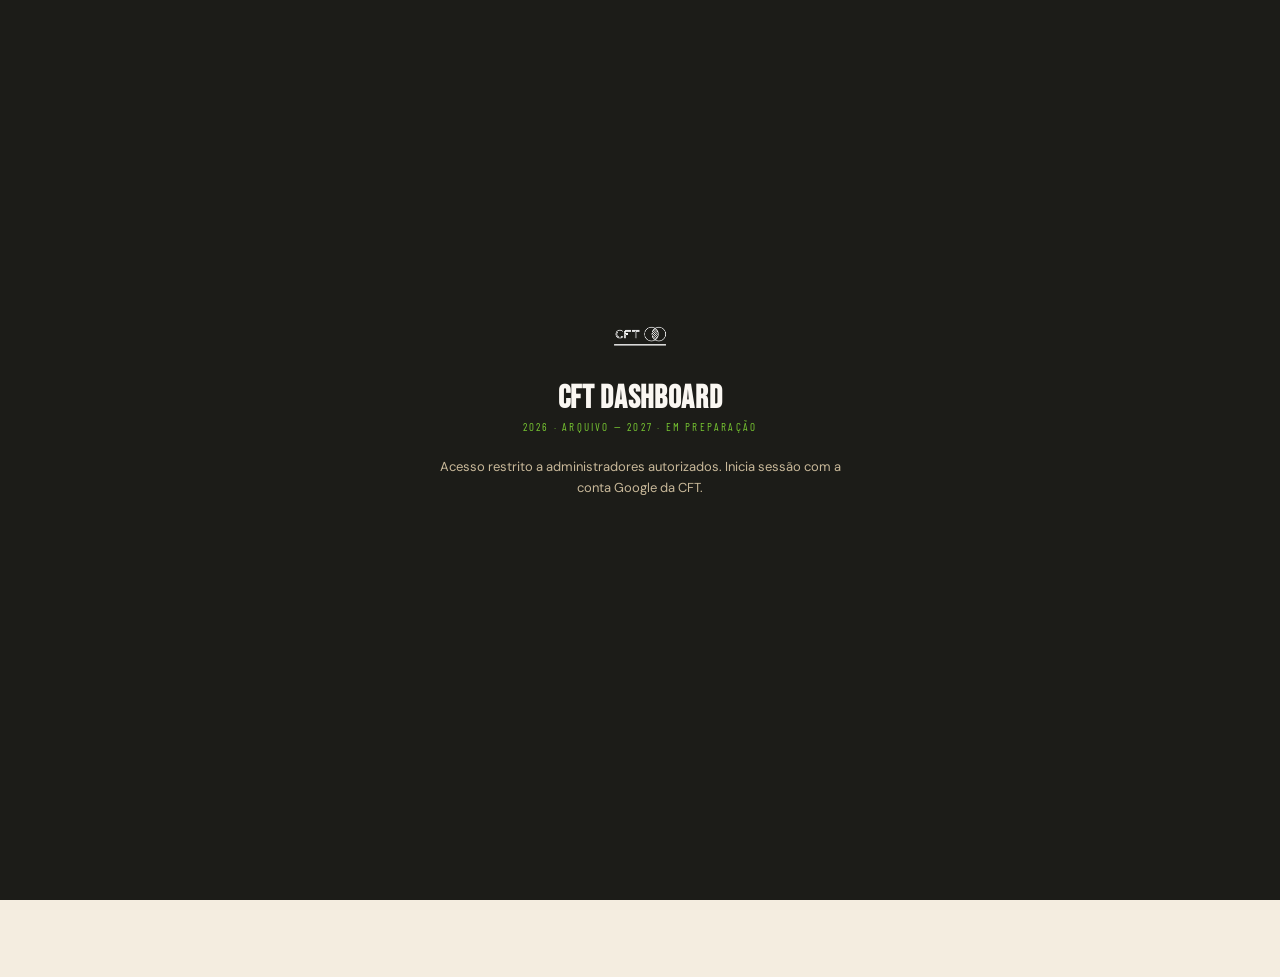
<file: index.html>
<!DOCTYPE html>
<html lang="pt-PT">
<head>
<meta charset="UTF-8">
<title>CFT Dashboard</title>
<meta http-equiv="refresh" content="0; url=Dashboard.html">
<link rel="canonical" href="Dashboard.html">
</head>
<body>
<p>A redirecionar para <a href="Dashboard.html">Dashboard.html</a>…</p>
</body>
</html>
</file>
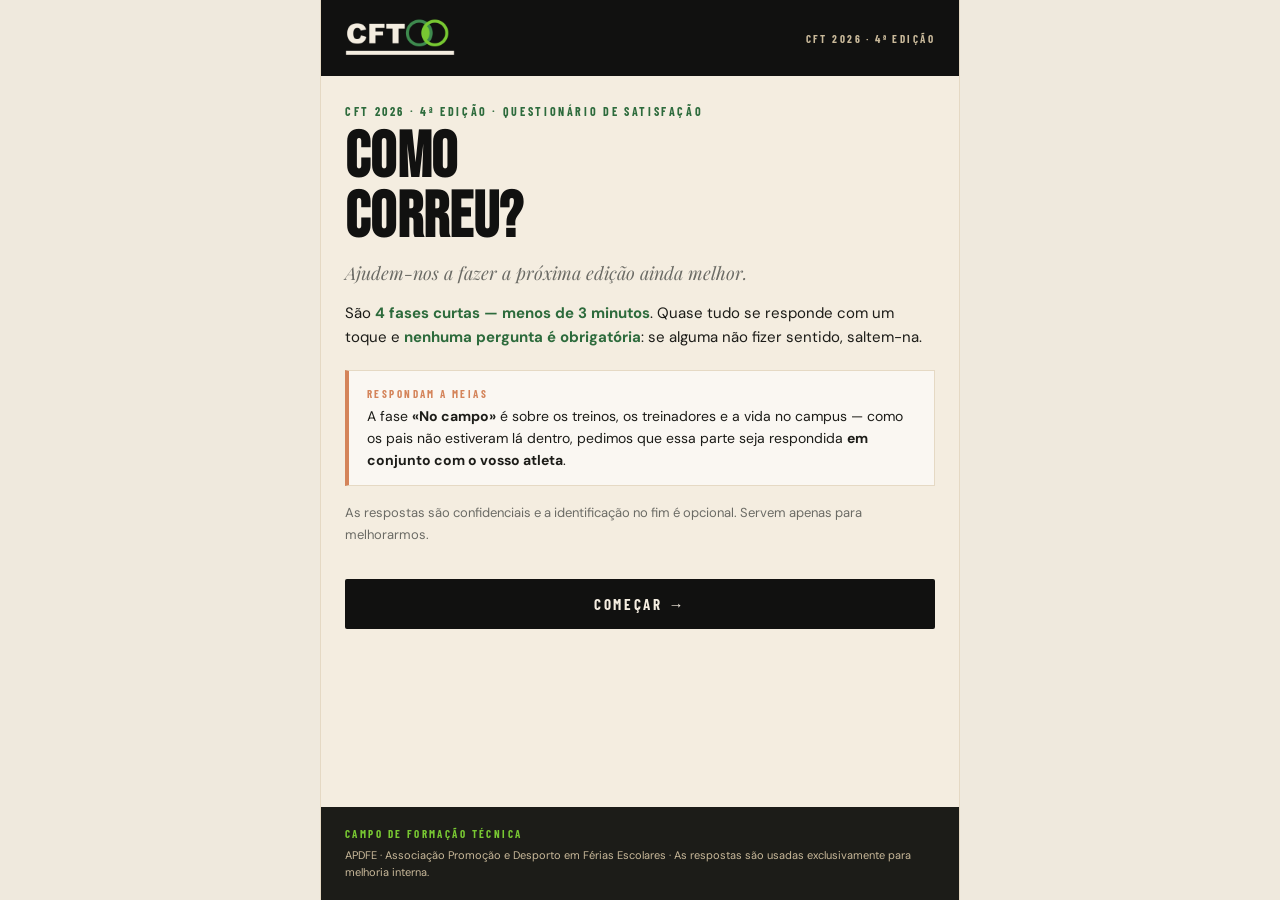
<file: questionario.html>
<!DOCTYPE html>
<html lang="pt-PT">
<head>
<meta charset="UTF-8">
<meta name="viewport" content="width=device-width, initial-scale=1.0">
<title>CFT · Questionário de satisfação</title>
<meta name="robots" content="noindex">
<link rel="preconnect" href="https://fonts.googleapis.com">
<link href="https://fonts.googleapis.com/css2?family=Bebas+Neue&family=Barlow+Condensed:wght@500;600;700&family=DM+Sans:wght@400;500;700&family=Playfair+Display:ital@1&display=swap" rel="stylesheet">
<script>
// ============ CONFIG ============
// API_URL: o mesmo endpoint /exec do Dashboard (a submissão usa a action
// pública survey_submit — não precisa de login).
// TREINADORES: opcional — se preenchido (ex.: ['Miguel','Rui']), a pergunta
// "quem marcou pela positiva" mostra chips clicáveis; se vazio, texto livre.
window.CFT_SURVEY = {
  API_URL: 'https://script.google.com/macros/s/AKfycbx3yw0iNCS-oUt5HM0hSg5zw_nEBYz787Uz49YyfiWBgfI801KGXTFCKz8i12-EqPu40w/exec',
  EDICAO: 'CFT 2026 · 4ª edição',
  TREINADORES: []
};
</script>
<style>
:root {
  --beige: #f4ede0;
  --beige-mid: #e5d9c4;
  --sand: #c9b99a;
  --sand-dark: #a89278;
  --charcoal: #1c1c18;
  --near-black: #111110;
  --mid-gray: #6b6b65;
  --green-dark: #2d6b3c;
  --green-bright: #78c832;
  --orange: #d4845a;
  --off-white: #faf7f2;
}
* { box-sizing: border-box; margin: 0; padding: 0; }
button { appearance: none; -webkit-appearance: none; }
html { -webkit-text-size-adjust: 100%; }
body {
  background: #efe9dd;
  font-family: 'DM Sans', 'Helvetica Neue', Arial, sans-serif;
  color: var(--charcoal);
  min-height: 100vh;
}
.shell { max-width: 640px; margin: 0 auto; background: var(--beige); min-height: 100vh; border-left: 1px solid var(--beige-mid); border-right: 1px solid var(--beige-mid); display: flex; flex-direction: column; }

/* Header */
.band { background: var(--near-black); padding: 18px 24px; display: flex; align-items: center; justify-content: space-between; }
.band img { width: 110px; height: auto; display: block; }
.band .ed { font-family: 'Barlow Condensed', sans-serif; font-weight: 700; font-size: 11px; letter-spacing: 0.22em; text-transform: uppercase; color: var(--sand); }

/* Progress */
.progress { padding: 16px 24px 0 24px; }
.progress-track { height: 4px; background: var(--beige-mid); position: relative; }
.progress-fill { height: 4px; background: var(--green-dark); width: 0%; transition: width .35s ease; }
.progress-label { margin-top: 8px; font-family: 'Barlow Condensed', sans-serif; font-weight: 700; font-size: 11px; letter-spacing: 0.22em; text-transform: uppercase; color: var(--mid-gray); display: flex; justify-content: space-between; }
.progress-label .fase-atual { color: var(--green-dark); }

/* Steps */
.step { padding: 28px 24px 32px 24px; display: none; flex: 1; }
.step.active { display: block; animation: fadeIn .3s ease; }
@keyframes fadeIn { from { opacity: 0; transform: translateY(8px); } to { opacity: 1; transform: none; } }

.over { font-family: 'Barlow Condensed', sans-serif; font-weight: 700; font-size: 12px; letter-spacing: 0.22em; text-transform: uppercase; color: var(--green-dark); margin-bottom: 10px; }
h1.display { font-family: 'Bebas Neue', 'Arial Narrow', sans-serif; font-size: clamp(44px, 11vw, 64px); line-height: 0.94; text-transform: uppercase; color: var(--near-black); letter-spacing: 0.005em; }
.lede { font-family: 'Playfair Display', Georgia, serif; font-style: italic; font-size: 18px; color: var(--mid-gray); margin-top: 12px; }
p.body { font-size: 15px; line-height: 1.65; margin-top: 16px; }
p.body b { color: var(--green-dark); }

.hint-card { margin-top: 20px; background: var(--off-white); border: 1px solid var(--beige-mid); border-left: 4px solid var(--green-dark); padding: 14px 18px; font-size: 14px; line-height: 1.55; }
.hint-card.atleta { border-left-color: var(--orange); }
.hint-card .hint-title { font-family: 'Barlow Condensed', sans-serif; font-weight: 700; font-size: 11px; letter-spacing: 0.22em; text-transform: uppercase; color: var(--green-dark); margin-bottom: 4px; }
.hint-card.atleta .hint-title { color: var(--orange); }

/* Questions */
.q { margin-top: 26px; }
.q-label { font-size: 15px; font-weight: 700; line-height: 1.4; }
.q-sub { font-size: 13px; color: var(--mid-gray); margin-top: 2px; }
.optional-tag { font-family: 'Barlow Condensed', sans-serif; font-weight: 600; font-size: 11px; letter-spacing: 0.14em; text-transform: uppercase; color: var(--sand-dark); margin-left: 6px; }

/* Rating 1-5 */
.rate { display: flex; gap: 8px; margin-top: 12px; }
.rate button {
  flex: 1; height: 52px; border: 1.5px solid var(--beige-mid); background: var(--off-white);
  font-family: 'Bebas Neue', sans-serif; font-size: 22px; color: var(--charcoal);
  cursor: pointer; transition: all .12s ease; border-radius: 2px;
}
.rate button:active { transform: scale(.96); }
.rate button.sel { background: var(--green-dark); border-color: var(--green-dark); color: #fff; }
.rate-legend { display: flex; justify-content: space-between; margin-top: 6px; font-family: 'Barlow Condensed', sans-serif; font-weight: 600; font-size: 11px; letter-spacing: 0.12em; text-transform: uppercase; color: var(--mid-gray); }

/* NPS 0-10 */
.nps { display: grid; grid-template-columns: repeat(11, 1fr); gap: 5px; margin-top: 12px; }
.nps button {
  height: 44px; border: 1.5px solid var(--beige-mid); background: var(--off-white);
  font-family: 'Bebas Neue', sans-serif; font-size: 17px; color: var(--charcoal);
  cursor: pointer; border-radius: 2px; transition: all .12s ease; padding: 0;
}
.nps button.sel { background: var(--green-dark); border-color: var(--green-dark); color: #fff; }

/* Pills (single choice) & chips (multi) */
.pills { display: flex; flex-wrap: wrap; gap: 8px; margin-top: 12px; }
.pills button {
  border: 1.5px solid var(--beige-mid); background: var(--off-white); color: var(--charcoal);
  font-family: 'Barlow Condensed', sans-serif; font-weight: 600; font-size: 14px; letter-spacing: 0.08em;
  text-transform: uppercase; padding: 10px 16px; cursor: pointer; border-radius: 999px; transition: all .12s ease;
}
.pills button.sel { background: var(--charcoal); border-color: var(--charcoal); color: var(--beige); }
.pills button.sel.green { background: var(--green-dark); border-color: var(--green-dark); color: #fff; }

/* Text inputs */
textarea, input[type="text"] {
  width: 100%; margin-top: 12px; padding: 12px 14px; border: 1.5px solid var(--beige-mid);
  background: var(--off-white); font-family: 'DM Sans', sans-serif; font-size: 15px; color: var(--charcoal);
  border-radius: 2px; resize: vertical;
}
textarea { min-height: 76px; }
textarea:focus, input[type="text"]:focus { outline: none; border-color: var(--green-dark); }

/* Nav */
.nav { display: flex; gap: 10px; margin-top: 34px; }
.btn {
  flex: 1; padding: 16px 20px; border: none; cursor: pointer; border-radius: 2px;
  font-family: 'Barlow Condensed', sans-serif; font-weight: 700; font-size: 15px;
  letter-spacing: 0.18em; text-transform: uppercase; transition: all .12s ease;
}
.btn:active { transform: scale(.98); }
.btn-primary { background: var(--near-black); color: var(--beige); }
.btn-primary:disabled { opacity: .5; cursor: default; }
.btn-back { flex: 0 0 auto; background: transparent; border: 1.5px solid var(--beige-mid); color: var(--mid-gray); padding: 16px 18px; }
.btn-send { background: var(--green-dark); color: #fff; }
.skip-note { text-align: center; margin-top: 14px; font-size: 12.5px; color: var(--mid-gray); }

/* Done */
.done-check { width: 64px; height: 64px; border-radius: 50%; background: var(--green-dark); color: #fff; font-size: 30px; display: flex; align-items: center; justify-content: center; margin-bottom: 20px; }
.err-box { margin-top: 18px; background: #fdf0ea; border: 1px solid var(--orange); border-left: 4px solid var(--orange); padding: 12px 16px; font-size: 14px; line-height: 1.5; display: none; }

footer { background: var(--charcoal); color: var(--sand); padding: 18px 24px; font-size: 11px; line-height: 1.6; }
footer b { font-family: 'Barlow Condensed', sans-serif; font-weight: 700; letter-spacing: 0.22em; text-transform: uppercase; color: var(--green-bright); display: block; margin-bottom: 4px; }
/* honeypot: escondido de humanos */
.hp { position: absolute; left: -9999px; top: -9999px; }
@media (max-width: 420px) {
  .rate button { height: 48px; font-size: 20px; }
  .nps button { height: 38px; font-size: 15px; }
}
</style>
</head>
<body>
<div class="shell">
  <div class="band">
    <img src="assets/logo_CFT_dark.png" alt="CFT">
    <div class="ed" id="band-ed">Questionário</div>
  </div>

  <div class="progress" id="progress" style="display:none;">
    <div class="progress-track"><div class="progress-fill" id="progress-fill"></div></div>
    <div class="progress-label"><span class="fase-atual" id="fase-nome">—</span><span id="fase-count">—</span></div>
  </div>

  <!-- honeypot anti-spam: humanos não vêem nem preenchem -->
  <input type="text" class="hp" id="hp-website" name="website" tabindex="-1" autocomplete="off">

  <!-- ============ INTRO ============ -->
  <section class="step active" id="step-0">
    <div class="over" id="intro-ed">CFT · Questionário de satisfação</div>
    <h1 class="display">Como<br>correu?</h1>
    <div class="lede">Ajudem-nos a fazer a próxima edição ainda melhor.</div>
    <p class="body">São <b>4 fases curtas — menos de 3 minutos</b>. Quase tudo se responde com um toque e <b>nenhuma pergunta é obrigatória</b>: se alguma não fizer sentido, saltem-na.</p>
    <div class="hint-card atleta">
      <div class="hint-title">Respondam a meias</div>
      A fase <b>«No campo»</b> é sobre os treinos, os treinadores e a vida no campus — como os pais não estiveram lá dentro, pedimos que essa parte seja respondida <b>em conjunto com o vosso atleta</b>.
    </div>
    <p class="body" style="font-size:13px;color:var(--mid-gray);">As respostas são confidenciais e a identificação no fim é opcional. Servem apenas para melhorarmos.</p>
    <div class="nav">
      <button class="btn btn-primary" onclick="goTo(1)">Começar →</button>
    </div>
  </section>

  <!-- ============ FASE 1 · INSCRIÇÃO ============ -->
  <section class="step" id="step-1">
    <div class="over">Fase 1 de 4 · Para os pais</div>
    <h1 class="display" style="font-size:clamp(34px,8vw,46px);">Inscrição &amp; comunicação</h1>
    <div id="qs-1"></div>
    <div class="nav">
      <button class="btn btn-back" onclick="goTo(0)">←</button>
      <button class="btn btn-primary" onclick="goTo(2)">Continuar →</button>
    </div>
    <div class="skip-note">Podem avançar mesmo sem responder a tudo.</div>
  </section>

  <!-- ============ FASE 2 · LOGÍSTICA ============ -->
  <section class="step" id="step-2">
    <div class="over">Fase 2 de 4 · Para os pais</div>
    <h1 class="display" style="font-size:clamp(34px,8vw,46px);">Organização &amp; confiança</h1>
    <div id="qs-2"></div>
    <div class="nav">
      <button class="btn btn-back" onclick="goTo(1)">←</button>
      <button class="btn btn-primary" onclick="goTo(3)">Continuar →</button>
    </div>
    <div class="skip-note">Podem avançar mesmo sem responder a tudo.</div>
  </section>

  <!-- ============ FASE 3 · NO CAMPO (com o atleta) ============ -->
  <section class="step" id="step-3">
    <div class="over" style="color:var(--orange);">Fase 3 de 4 · Com o atleta</div>
    <h1 class="display" style="font-size:clamp(34px,8vw,46px);">No campo</h1>
    <div class="hint-card atleta">
      <div class="hint-title">Chamem o vosso atleta</div>
      Esta fase é para responderem <b>juntos</b> — é ele/ela quem viveu os treinos por dentro.
    </div>
    <div id="qs-3"></div>
    <div class="nav">
      <button class="btn btn-back" onclick="goTo(2)">←</button>
      <button class="btn btn-primary" onclick="goTo(4)">Continuar →</button>
    </div>
    <div class="skip-note">Podem avançar mesmo sem responder a tudo.</div>
  </section>

  <!-- ============ FASE 4 · PARA O ANO ============ -->
  <section class="step" id="step-4">
    <div class="over">Fase 4 de 4 · Última</div>
    <h1 class="display" style="font-size:clamp(34px,8vw,46px);">Para o ano</h1>
    <div id="qs-4"></div>

    <div class="q">
      <div class="q-label">Identificação <span class="optional-tag">totalmente opcional</span></div>
      <div class="q-sub">Ajuda-nos a ligar o feedback à experiência concreta, mas podem submeter em anónimo.</div>
      <input type="text" id="id-atleta" placeholder="Nome do atleta (opcional)">
      <input type="text" id="id-clube" placeholder="Clube (opcional)">
    </div>

    <div class="err-box" id="err-box"></div>
    <div class="nav">
      <button class="btn btn-back" onclick="goTo(3)">←</button>
      <button class="btn btn-send" id="btn-send" onclick="submitSurvey()">Enviar respostas</button>
    </div>
  </section>

  <!-- ============ FIM ============ -->
  <section class="step" id="step-5">
    <div class="done-check">✓</div>
    <div class="over">Recebido</div>
    <h1 class="display" style="font-size:clamp(38px,9vw,54px);">Obrigado.<br>A sério.</h1>
    <div class="lede">Cada resposta destas muda alguma coisa na próxima edição.</div>
    <p class="body">Já podem fechar esta página. Até para o ano! 🤾</p>
  </section>

  <footer>
    <b>Campo de Formação Técnica</b>
    APDFE · Associação Promoção e Desporto em Férias Escolares · As respostas são usadas exclusivamente para melhoria interna.
  </footer>
</div>

<script>
(function () {
  const CFG = window.CFT_SURVEY || {};
  const $ = (id) => document.getElementById(id);
  const answers = {};
  const t0 = Date.now();

  document.getElementById('band-ed').textContent = CFG.EDICAO || 'Questionário';
  document.getElementById('intro-ed').textContent = (CFG.EDICAO || 'CFT') + ' · Questionário de satisfação';

  // Prefill via URL (?atleta=...&clube=...) — vem do link do email.
  const qp = new URLSearchParams(location.search);
  if (qp.get('atleta')) $('id-atleta').value = qp.get('atleta');
  if (qp.get('clube'))  $('id-clube').value  = qp.get('clube');

  // ============ Definição das perguntas ============
  const PHASES = {
    1: [
      { id: 'insc_processo',    type: 'rate', label: 'O processo de inscrição foi fácil?', legend: ['Complicado', 'Muito fácil'] },
      { id: 'insc_clareza',     type: 'rate', label: 'A informação antes do início foi clara?', sub: 'Preços, datas, o que levar, regras.', legend: ['Confusa', 'Muito clara'] },
      { id: 'insc_comunicacao', type: 'rate', label: 'Como avaliam a nossa comunicação por email?', sub: 'Rapidez e utilidade das respostas.', legend: ['Fraca', 'Excelente'] },
      { id: 'insc_melhorar',    type: 'textarea', label: 'Algo que pudéssemos ter feito melhor antes do campo?', optional: true, placeholder: 'Opcional — escrevam à vontade…' }
    ],
    2: [
      { id: 'log_checkin',        type: 'rate', label: 'Check-in e levantamento dos atletas', sub: 'Chegada de domingo e encerramento de sábado.', legend: ['Caótico', 'Impecável'] },
      { id: 'log_informado',      type: 'rate', label: 'Sentiram-se informados durante a semana?', legend: ['Às escuras', 'Sempre a par'] },
      { id: 'log_seguranca',      type: 'rate', label: 'Confiança na segurança e acompanhamento', legend: ['Pouca', 'Total'] },
      { id: 'log_qualidade_preco',type: 'rate', label: 'Relação qualidade / preço', legend: ['Fraca', 'Excelente'] }
    ],
    3: [
      { id: 'campo_treinos',     type: 'rate', label: 'Os treinos — qualidade e intensidade', legend: ['Fracos', 'Top'] },
      { id: 'campo_treinadores', type: 'rate', label: 'Os treinadores — acompanhamento e disponibilidade', legend: ['Distantes', 'Sempre lá'] },
      { id: 'treinadores_destaque', type: (CFG.TREINADORES && CFG.TREINADORES.length ? 'chips' : 'text'),
        label: 'Algum treinador que te tenha marcado pela positiva?', optional: true,
        options: CFG.TREINADORES || [], placeholder: 'Opcional — nome(s) do(s) treinador(es)…' },
      { id: 'campo_alimentacao', type: 'rate', label: 'A comida', legend: ['Má', 'Muito boa'] },
      { id: 'campo_instalacoes', type: 'rate', label: 'Instalações e alojamento', legend: ['Fracas', 'Muito boas'] },
      { id: 'campo_ambiente',    type: 'rate', label: 'Ambiente e convívio entre atletas', legend: ['Fraco', 'Espetacular'] },
      { id: 'mais_gostou',  type: 'textarea', label: 'O que mais gostaste?', optional: true, placeholder: 'Opcional…' },
      { id: 'menos_gostou', type: 'textarea', label: 'E o que menos gostaste?', optional: true, placeholder: 'Opcional — sê sincero, ajuda-nos mesmo…' }
    ],
    4: [
      { id: 'nps', type: 'nps', label: 'Recomendariam o CFT a outra família?', sub: '0 = nunca · 10 = sem hesitar' },
      { id: 'volta', type: 'pills', label: 'Contam voltar na próxima edição?', options: ['Sim, já é certo', 'Provavelmente', 'Ainda não sabemos', 'Não'] },
      { id: 'mudar_uma_coisa', type: 'textarea', label: 'Se pudéssemos mudar UMA coisa na próxima edição, qual seria?', optional: true, placeholder: 'A resposta mais valiosa do questionário…' }
    ]
  };

  const FASE_NOMES = { 1: 'Inscrição & comunicação', 2: 'Organização & confiança', 3: 'No campo · com o atleta', 4: 'Para o ano' };

  // ============ Render ============
  function esc(s) { return String(s || '').replace(/[&<>"']/g, c => ({ '&': '&amp;', '<': '&lt;', '>': '&gt;', '"': '&quot;', "'": '&#39;' }[c])); }

  function renderQuestion(q) {
    const opt = q.optional ? '<span class="optional-tag">opcional</span>' : '';
    let inner = '';
    if (q.type === 'rate') {
      inner = `<div class="rate" data-q="${q.id}">` +
        [1, 2, 3, 4, 5].map(n => `<button type="button" data-v="${n}">${n}</button>`).join('') +
        `</div><div class="rate-legend"><span>${esc(q.legend[0])}</span><span>${esc(q.legend[1])}</span></div>`;
    } else if (q.type === 'nps') {
      inner = `<div class="nps" data-q="${q.id}">` +
        Array.from({ length: 11 }, (_, n) => `<button type="button" data-v="${n}">${n}</button>`).join('') +
        `</div>`;
    } else if (q.type === 'pills') {
      inner = `<div class="pills" data-q="${q.id}" data-single="1">` +
        q.options.map(o => `<button type="button" data-v="${esc(o)}">${esc(o)}</button>`).join('') +
        `</div>`;
    } else if (q.type === 'chips') {
      inner = `<div class="pills" data-q="${q.id}">` +
        q.options.map(o => `<button type="button" class="green-target" data-v="${esc(o)}">${esc(o)}</button>`).join('') +
        `</div>`;
    } else if (q.type === 'text') {
      inner = `<input type="text" data-q="${q.id}" placeholder="${esc(q.placeholder || '')}" maxlength="300">`;
    } else if (q.type === 'textarea') {
      inner = `<textarea data-q="${q.id}" placeholder="${esc(q.placeholder || '')}" maxlength="1000"></textarea>`;
    }
    return `<div class="q"><div class="q-label">${esc(q.label)}${opt}</div>${q.sub ? `<div class="q-sub">${esc(q.sub)}</div>` : ''}${inner}</div>`;
  }

  [1, 2, 3, 4].forEach(ph => {
    $('qs-' + ph).innerHTML = PHASES[ph].map(renderQuestion).join('');
  });

  // ============ Interação ============
  document.addEventListener('click', (ev) => {
    const btn = ev.target.closest('.rate button, .nps button, .pills button');
    if (!btn) return;
    const group = btn.parentElement;
    const qid = group.dataset.q;
    const multi = group.classList.contains('pills') && !group.dataset.single;
    if (multi) {
      btn.classList.toggle('sel');
      btn.classList.toggle('green', btn.classList.contains('sel'));
      answers[qid] = Array.from(group.querySelectorAll('button.sel')).map(b => b.dataset.v);
    } else {
      const was = btn.classList.contains('sel');
      group.querySelectorAll('button').forEach(b => b.classList.remove('sel'));
      if (was) { delete answers[qid]; return; }  // segundo toque desmarca
      btn.classList.add('sel');
      answers[qid] = group.classList.contains('pills') ? btn.dataset.v : Number(btn.dataset.v);
    }
  });

  document.addEventListener('input', (ev) => {
    const el = ev.target;
    if (el.dataset && el.dataset.q) answers[el.dataset.q] = el.value;
  });

  // ============ Navegação ============
  window.goTo = function (n) {
    document.querySelectorAll('.step').forEach(s => s.classList.remove('active'));
    $('step-' + n).classList.add('active');
    const prog = $('progress');
    if (n >= 1 && n <= 4) {
      prog.style.display = 'block';
      $('progress-fill').style.width = (n * 25) + '%';
      $('fase-nome').textContent = FASE_NOMES[n];
      $('fase-count').textContent = 'Fase ' + n + ' / 4';
    } else {
      prog.style.display = 'none';
    }
    window.scrollTo({ top: 0, behavior: 'smooth' });
  };

  // ============ Submissão ============
  window.submitSurvey = async function () {
    const btn = $('btn-send');
    const err = $('err-box');
    err.style.display = 'none';
    btn.disabled = true;
    btn.textContent = 'A enviar…';

    const respostas = Object.assign({}, answers, {
      atleta: $('id-atleta').value.trim(),
      clube: $('id-clube').value.trim()
    });
    if (Array.isArray(respostas.treinadores_destaque)) {
      respostas.treinadores_destaque = respostas.treinadores_destaque.join(', ');
    }

    const payload = {
      action: 'survey_submit',
      website: $('hp-website').value,   // honeypot — vazio para humanos
      edicao: CFG.EDICAO || '',
      origem: qp.get('ref') || '',
      duracao_seg: Math.round((Date.now() - t0) / 1000),
      respostas
    };

    try {
      if (!CFG.API_URL) throw new Error('API_URL não configurado');
      const resp = await fetch(CFG.API_URL, {
        method: 'POST',
        // text/plain evita CORS preflight no Apps Script (igual ao Dashboard)
        headers: { 'Content-Type': 'text/plain;charset=utf-8' },
        body: JSON.stringify(payload),
        redirect: 'follow'
      });
      const json = await resp.json();
      if (!json.ok) throw new Error(json.error || 'erro desconhecido');
      goTo(5);
    } catch (e) {
      btn.disabled = false;
      btn.textContent = 'Tentar de novo';
      err.innerHTML = 'Não conseguimos enviar as respostas (' + esc(e.message) + ').<br>' +
        'Tentem novamente dentro de momentos — ou enviem-nos as sugestões por email para <b>geral@camposft.com</b>.';
      err.style.display = 'block';
    }
  };
})();
</script>
</body>
</html>
</file>
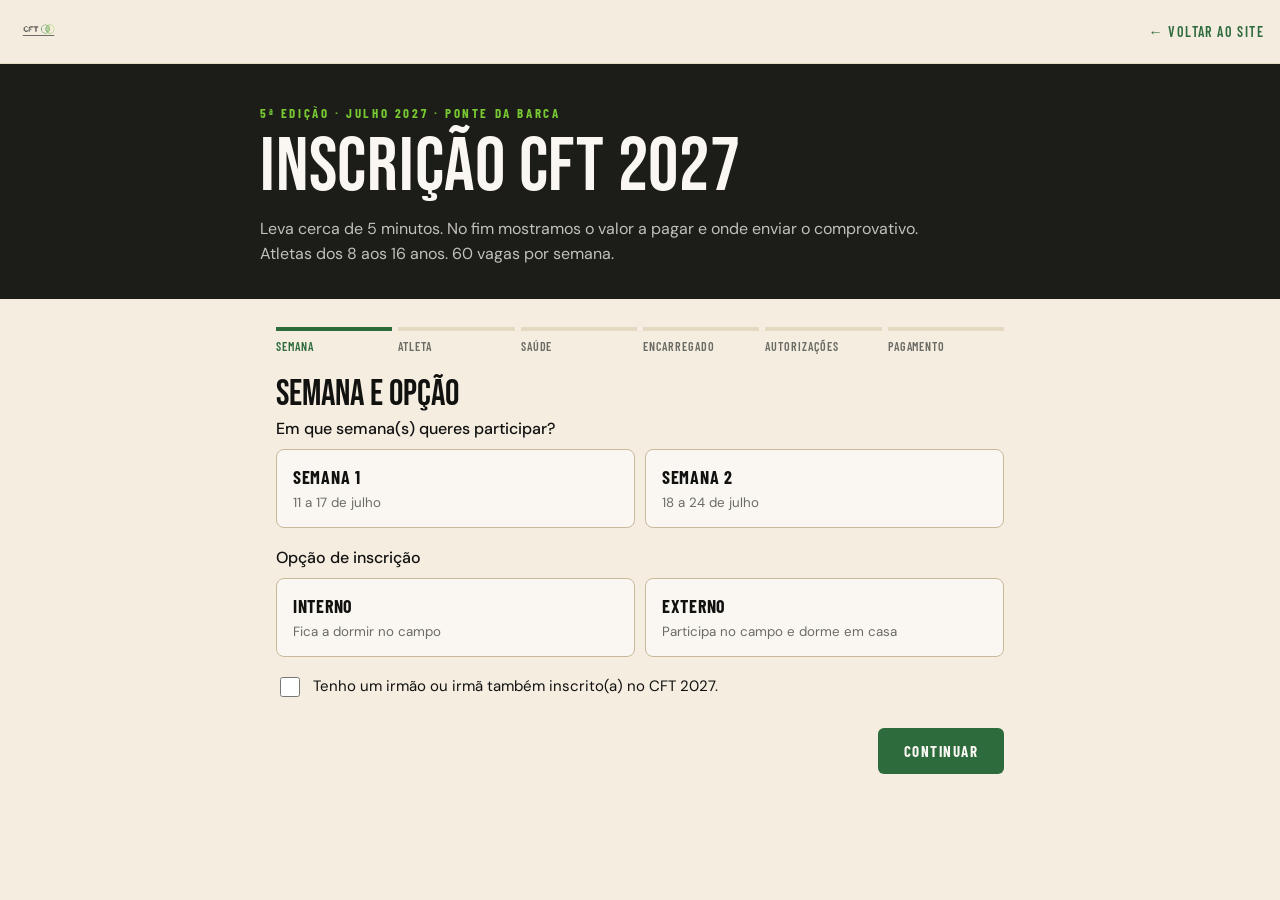
<file: site/inscricao.html>
<!DOCTYPE html>
<html lang="pt">
<head>
<meta charset="UTF-8">
<meta name="viewport" content="width=device-width, initial-scale=1.0">
<title>Inscrição CFT 2027 · camposft.com</title>
<meta name="robots" content="noindex">
<link rel="stylesheet" href="assets/colors_and_type.css">
<script>
// ================= CONFIG =================
// API_URL: o /exec do Apps Script do Dashboard (action pública inscricao_submit).
// ABERTO: enquanto for false, mostra a mensagem de que as inscrições ainda não abriram.
window.CFT_INSC = {
  API_URL: 'https://script.google.com/macros/s/AKfycbx3yw0iNCS-oUt5HM0hSg5zw_nEBYz787Uz49YyfiWBgfI801KGXTFCKz8i12-EqPu40w/exec',
  // Abre sozinho, para toda a gente, na quarta 25/11/2026 às 09:30 (hora de Lisboa), meia hora
  // antes do email às famílias de 2026 (10:00). A divulgação pública é só a 27/11 às 21:00.
  // Para testar antes: ?teste=1 (a ligação ?convite=cft26 também continua a abrir).
  ABRE: Date.parse('2026-11-25T09:30:00Z'),
  ABERTO: Date.now() >= Date.parse('2026-11-25T09:30:00Z') || /[?&](teste=1|convite=cft26)(&|$)/.test(location.search),
  CLUBES: ['Académico Futebol Clube', 'Barca Basket Clube', 'Basket Club Limiense', 'Basket Clube de Valença', 'Club 5 Basket', 'Clube Basquete Viana', 'Futebol Clube Porto', 'GDB Leça', 'Guifões Sport Clube', 'Juvemaia', 'Maia Basket Clube', 'Powertogether', 'SC Braga'],
  IBAN: 'PT50 0007 0000 0065 0137 6512 3',
  TITULAR: 'APDFE',
  PRAZO_RESTO: '21 de junho de 2027',
  // Preço interno por semana conforme a data de inscrição (até ao fim do dia indicado).
  ESCALOES: [
    { ate: '2026-12-24', preco: 350, desc: 315, txt: 'Campanha de Natal: inscrição até 24 de dezembro' },
    { ate: '2027-03-31', preco: 375, desc: 335, txt: 'Inscrição até 31 de março' },
    { ate: null,         preco: 395, desc: 355, txt: 'Inscrição depois de 31 de março' }
  ],
  PRECO: { externo: 290, sinal: 130 },
  SEMANAS: [
    { v: 'Semana 1 - 11 a 17 de julho', t: 'Semana 1', d: '11 a 17 de julho' },
    { v: 'Semana 2 - 18 a 24 de julho', t: 'Semana 2', d: '18 a 24 de julho' }
  ]
};
</script>
<style>
  *, *::before, *::after { box-sizing: border-box; }
  body { margin: 0; background: var(--beige-light); color: var(--near-black); font-family: var(--font-body); font-size: 16px; line-height: 1.5; }
  a { color: var(--green-dark); }
  .top { display: flex; align-items: center; justify-content: space-between; gap: 12px; padding: 12px max(16px, env(safe-area-inset-left, 0px)); border-bottom: 1px solid var(--beige-mid); background: rgba(244,237,224,.95); position: sticky; top: 0; z-index: 5; }
  .top img { height: 34px; }
  .top a { font-family: var(--font-condensed); font-weight: 600; letter-spacing: .1em; text-transform: uppercase; font-size: 14px; text-decoration: none; }
  .hero { background: var(--charcoal); color: var(--off-white); padding: 40px max(16px, env(safe-area-inset-left, 0px)) 32px; }
  .hero-in, .main { max-width: 760px; margin: 0 auto; }
  .eyebrow { font-family: var(--font-condensed); font-weight: 700; letter-spacing: .2em; text-transform: uppercase; font-size: 13px; color: var(--green-bright); }
  h1 { font-family: var(--font-display); font-weight: 400; font-size: clamp(44px, 9vw, 76px); line-height: .95; margin: 8px 0 12px; letter-spacing: .01em; }
  .hero h1 { color: var(--off-white); }
  .hero p { margin: 0; color: rgba(250,247,242,.75); max-width: 60ch; }
  .main { padding: 28px max(16px, env(safe-area-inset-left, 0px)) 80px; }
  .steps { display: flex; gap: 6px; margin-bottom: 22px; flex-wrap: wrap; }
  .steps span { flex: 1 1 0; min-width: 70px; font-family: var(--font-condensed); font-weight: 600; font-size: 12px; letter-spacing: .08em; text-transform: uppercase; color: var(--mid-gray); border-top: 4px solid var(--beige-mid); padding-top: 6px; }
  .steps span.on { color: var(--green-dark); border-color: var(--green-dark); }
  .steps span.done { color: var(--charcoal); border-color: var(--green-bright); }
  fieldset { border: 0; margin: 0; padding: 0; display: grid; gap: 18px; }
  legend { font-family: var(--font-display); font-size: 36px; line-height: 1; margin-bottom: 4px; padding: 0; }
  .hint { font-size: 14px; color: var(--mid-gray); margin: -8px 0 4px; }
  .row { display: grid; grid-template-columns: repeat(auto-fit, minmax(200px, 1fr)); gap: 14px; }
  label.f { display: grid; gap: 6px; font-weight: 500; font-size: 15px; min-width: 0; }
  label.f small { font-weight: 400; color: var(--mid-gray); }
  input[type=text], input[type=email], input[type=tel], input[type=date], input[type=number], select, textarea {
    font: 16px var(--font-body); padding: 12px 14px; border: 1.5px solid var(--sand); border-radius: 6px; background: var(--off-white); color: var(--near-black); width: 100%; }
  textarea { min-height: 80px; resize: vertical; }
  input:focus, select:focus, textarea:focus { outline: none; border-color: var(--green-dark); box-shadow: 0 0 0 3px var(--green-pale); }
  .bad { border-color: #b23a2a !important; }
  .err { color: #b23a2a; font-size: 13px; }
  .ferr { color: #b23a2a; font-size: 13px; font-weight: 400; }
  .aviso { background: var(--off-white); border-left: 4px solid var(--orange-accent); padding: 12px 14px; font-size: 14px; border-radius: 0 6px 6px 0; }
  .aviso button { background: none; border: 0; padding: 0; margin-left: 6px; color: inherit; text-decoration: underline; font: inherit; cursor: pointer; }
  .choice small.vg { color: #b23a2a; font-weight: 600; }
  .espera-box { background: var(--charcoal); color: var(--off-white); border-radius: 10px; padding: 20px; display: grid; gap: 10px; }
  .espera-box .big { font-family: var(--font-display); font-size: 44px; line-height: 1; }
  #enviando { font-size: 14px; color: var(--mid-gray); }
  .choices { display: grid; grid-template-columns: repeat(auto-fit, minmax(180px, 1fr)); gap: 10px; }
  .choice { position: relative; }
  .choice input { position: absolute; opacity: 0; inset: 0; }
  .choice span { display: grid; gap: 2px; padding: 14px 16px; border: 1.5px solid var(--sand); border-radius: 8px; background: var(--off-white); cursor: pointer; }
  .choice b { font-family: var(--font-condensed); font-size: 18px; letter-spacing: .04em; text-transform: uppercase; }
  .choice small { color: var(--mid-gray); }
  .choice input:checked + span { border-color: var(--green-dark); background: var(--green-pale); }
  .choice input:focus-visible + span { box-shadow: 0 0 0 3px var(--orange-light); }
  .yn { display: flex; gap: 8px; }
  .yn .choice span { padding: 8px 18px; }
  .q { display: grid; gap: 8px; }
  .q > .lbl { font-weight: 500; }
  .check { display: flex; gap: 10px; align-items: flex-start; font-size: 15px; }
  .check input { width: 20px; height: 20px; margin-top: 2px; accent-color: var(--green-dark); flex: 0 0 auto; }
  .nav { display: flex; justify-content: space-between; gap: 10px; margin-top: 28px; }
  button { font: 700 15px var(--font-condensed); letter-spacing: .1em; text-transform: uppercase; padding: 14px 26px; border-radius: 6px; border: 0; cursor: pointer; }
  .next { background: var(--green-dark); color: var(--off-white); margin-left: auto; }
  .next:hover { background: var(--green-mid); }
  .back { background: transparent; color: var(--charcoal); border: 1.5px solid var(--sand); }
  button:disabled { opacity: .5; cursor: default; }
  button:focus-visible { outline: 3px solid var(--orange-accent); outline-offset: 2px; }
  .pay { background: var(--charcoal); color: var(--off-white); border-radius: 10px; padding: 22px; display: grid; gap: 14px; }
  .pay .big { font-family: var(--font-display); font-size: 56px; line-height: 1; }
  .pay .lines { display: grid; gap: 6px; font-size: 15px; color: rgba(250,247,242,.8); }
  .pay .lines div { display: flex; justify-content: space-between; gap: 12px; border-bottom: 1px solid rgba(250,247,242,.12); padding-bottom: 6px; }
  .iban { font-family: var(--font-condensed); font-size: 22px; letter-spacing: .06em; color: var(--green-bright); word-break: break-word; }
  .copy { background: var(--green-bright); color: var(--charcoal); padding: 8px 14px; font-size: 13px; justify-self: start; }
  .drop { border: 2px dashed var(--sand); border-radius: 8px; padding: 18px; text-align: center; background: var(--off-white); }
  .regbox { background: var(--off-white); border-left: 4px solid var(--green-bright); padding: 12px 14px; border-radius: 4px; font-size: 14px; }
  .regbox ul { margin: 6px 0 0; padding-left: 18px; display: grid; gap: 4px; }
  .paychoice { display: grid; gap: 8px; }
  .paychoice label { display: flex; gap: 10px; align-items: flex-start; padding: 12px 14px; border: 1.5px solid rgba(250,247,242,.25); border-radius: 8px; cursor: pointer; }
  .paychoice label:has(input:checked) { border-color: var(--green-bright); background: rgba(120,200,50,.12); }
  .paychoice input { margin-top: 4px; accent-color: var(--green-bright); }
  .paychoice span { display: grid; gap: 2px; }
  .paychoice small { color: rgba(250,247,242,.7); font-size: 13px; }
  .pay .err { color: #ffb4a8; }
  .note { background: var(--off-white); border-left: 4px solid var(--orange-accent); padding: 12px 14px; font-size: 14px; border-radius: 0 6px 6px 0; }
  .done-box { text-align: center; display: grid; gap: 14px; padding: 30px 0; }
  .done-box .big { font-family: var(--font-display); font-size: 56px; color: var(--green-dark); line-height: 1; }
  [hidden] { display: none !important; }
  @media (prefers-reduced-motion: no-preference) { fieldset { animation: in .25s ease; } @keyframes in { from { opacity: .4; transform: translateY(6px); } } }
</style>
</head>
<body>
<header class="top">
  <a href="/"><img src="assets/logo_CFT.png" alt="CFT – Campo de Formação Técnica"></a>
  <a href="/">← Voltar ao site</a>
</header>
<section class="hero"><div class="hero-in">
  <div class="eyebrow">5ª edição · Julho 2027 · Ponte da Barca</div>
  <h1>Inscrição CFT 2027</h1>
  <p>Leva cerca de 5 minutos. No fim mostramos o valor a pagar e onde enviar o comprovativo. Atletas dos 8 aos 16 anos. 60 vagas por semana.</p>
</div></section>

<main class="main">
  <div id="fechado" hidden style="text-align:center;padding:48px 8px 64px">
    <div class="eyebrow" style="color:var(--green-dark)">Ainda não abriram</div>
    <h2 style="font-family:var(--font-display);font-size:44px;line-height:1;margin:12px 0 16px">As inscrições abrem a 27 de novembro</h2>
    <p style="max-width:520px;margin:0 auto 28px">Sexta-feira, 27 de novembro de 2026. Volta aqui nesse dia para inscrever o teu atleta.</p>
    <a href="/" class="next" style="display:inline-block;padding:14px 28px;border-radius:8px;text-decoration:none;font-family:var(--font-condensed);font-weight:700;letter-spacing:.08em;text-transform:uppercase">Ver o site</a>
  </div>
  <div class="steps" id="steps"></div>
  <div class="aviso" id="recuperado" hidden>Recuperámos o que já tinhas preenchido neste dispositivo.<button type="button" id="recomecar">Começar de novo</button></div>
  <form id="f" novalidate>
    <input type="text" name="website" tabindex="-1" autocomplete="off" aria-hidden="true" style="position:absolute;left:-9999px;width:1px;height:1px;opacity:0">

    <fieldset data-step="Semana">
      <legend>Semana e opção</legend>
      <div class="q"><span class="lbl">Em que semana(s) queres participar?</span>
        <div class="choices" id="semanas"></div>
        <span class="err" data-err="semanas" hidden>Escolhe pelo menos uma semana.</span>
        <div class="aviso" id="vagas-aviso" hidden></div>
      </div>
      <div class="q"><span class="lbl">Opção de inscrição</span>
        <div class="choices">
          <label class="choice"><input type="radio" name="opcao" value="Interno" required><span><b>Interno</b><small>Fica a dormir no campo</small></span></label>
          <label class="choice"><input type="radio" name="opcao" value="Externo"><span><b>Externo</b><small>Participa no campo e dorme em casa</small></span></label>
        </div>
        <span class="err" data-err="opcao" hidden>Escolhe interno ou externo.</span>
      </div>
      <label class="check"><input type="checkbox" name="irmao" value="Sim"><span>Tenho um irmão ou irmã também inscrito(a) no CFT 2027.</span></label>
    </fieldset>

    <fieldset data-step="Atleta" hidden>
      <legend>O atleta</legend>
      <label class="f">Nome completo<input type="text" name="nome" required autocomplete="off"></label>
      <div class="row">
        <label class="f">Data de nascimento<input type="date" name="nascimento" required min="2011-01-01" max="2019-12-31"></label>
        <label class="f">Nº do Cartão de Cidadão<input type="text" name="cc" required inputmode="numeric"></label>
        <label class="f">NIF<input type="text" name="nif" required inputmode="numeric" pattern="\d{9}"></label>
      </div>
      <div class="row">
        <label class="f">Clube onde joga
          <select name="clube_sel" id="clube_sel" required><option value="">Escolher</option></select></label>
        <label class="f" id="clube-outro-wrap" hidden>Nome do clube<input type="text" name="clube_outro"></label>
        <label class="f">Posição <small>(opcional)</small><input type="text" name="posicao"></label>
      </div>
      <label class="f">O que queres melhorar no campo? <small>(opcional)</small><input type="text" name="melhorar"></label>
      <div class="row">
        <label class="f">Tamanho do equipamento
          <select name="tamanho" required><option value="">Escolher</option><option>XS</option><option>S</option><option>M</option><option>L</option><option>XL</option><option>XXL</option></select></label>
        <label class="f">Número na camisola<input type="number" name="numero" required min="0" max="99"></label>
        <label class="f">Nome na camisola<input type="text" name="nome_camisola" required maxlength="14"></label>
      </div>
    </fieldset>

    <fieldset data-step="Saúde" hidden>
      <legend>Saúde</legend>
      <p class="hint">Só usamos esta informação durante o campo, para cuidar do atleta.</p>
      <div id="saude"></div>
    </fieldset>

    <fieldset data-step="Encarregado" hidden>
      <legend>Encarregado de educação</legend>
      <label class="f">Nome<input type="text" name="ee_nome" required autocomplete="name"></label>
      <div class="row">
        <label class="f">Email<input type="email" name="ee_email" required autocomplete="email"></label>
        <label class="f">Telemóvel<input type="tel" name="telemovel" required autocomplete="tel"></label>
      </div>
      <label class="f">Contacto de emergência <small>(se for outro número)</small><input type="tel" name="emergencia"></label>
      <div class="q"><span class="lbl">Como conheceu o CFT?</span>
        <select name="conhecimento" required><option value="">Escolher</option><option>Treinador</option><option>Clube</option><option>Colega de equipa/Amigo</option><option>Redes Sociais</option><option>Já participou antes</option></select>
      </div>
      <label class="f" id="treinador-wrap" hidden>Nome do treinador<input type="text" name="treinador_nome"></label>
    </fieldset>

    <fieldset data-step="Autorizações" hidden>
      <legend>Autorizações</legend>
      <div class="regbox"><b>Pontos principais do regulamento</b><ul><li>O sinal (130 € por semana) nunca é devolvido nem transferido.</li><li>O resto paga-se até 21 de junho de 2027. Se não for pago até 7 dias depois do aviso, a inscrição é anulada.</li><li>Há seguro de acidentes pessoais. As despesas de tratamento têm uma franquia de 50 € a cargo da família.</li><li>Desistências até 21 de junho: devolvemos o que foi pago além do sinal. Depois, só com atestado médico.</li><li>Os descontos não acumulam. O desconto de clube é descontado no resto ou devolvido para o IBAN abaixo.</li><li>Durante o campo fazemos fotografias e vídeos para divulgação do CFT.</li></ul></div>
      <label class="check"><input type="checkbox" name="decl_responsabilidade" value="Sim" required><span>Autorizo a inscrição do atleta no Campo de Formação Técnica 2027 e declaro que li e aceito o <a href="regulamento.html" target="_blank" rel="noopener">regulamento</a>, incluindo as regras de pagamento, desistência, seguro e captação de imagens.</span></label>
      <div class="q"><span class="lbl">Autoriza a saída do atleta do campo sem a presença do encarregado de educação?</span><div class="yn" data-yn="decl_saida"></div></div>
      <div class="note">O sinal não é devolvido em caso de desistência. O restante valor é devolvido a quem desistir até 21 de junho de 2027. Depois dessa data, só com atestado médico.</div>
      <label class="f">IBAN para devoluções
        <input type="text" name="iban_devolucao" required autocomplete="off" placeholder="PT50 …" pattern="[A-Za-z]{2}[0-9A-Za-z ]{13,40}">
        <small>Usamos só se houver valor a devolver. Por exemplo: se o clube do atleta chegar a 8 inscritos e já tiver pago tudo, devolvemos a diferença para este IBAN.</small></label>
    </fieldset>

    <fieldset data-step="Pagamento" hidden>
      <legend>Pagamento</legend>
      <div class="pay" id="pay"></div>
      <div class="q" id="comp-q"><span class="lbl">Comprovativo da transferência</span>
        <div class="drop"><input type="file" name="comprovativo" id="comprovativo" accept="image/*,application/pdf" required></div>
        <span class="hint" style="margin:0">Pode ser uma fotografia ou o PDF do banco.</span>
      </div>
    </fieldset>

    <div id="ok" class="done-box" hidden>
      <div class="big">Inscrição enviada</div>
      <p>Obrigado! Vais receber já um email com o resumo da inscrição e o IBAN.</p>
      <p id="ok-comp" hidden><b>Não conseguimos guardar o comprovativo.</b> A inscrição ficou feita: envia o comprovativo para <a href="mailto:geral@camposft.com">geral@camposft.com</a>, com o nome do atleta.</p>
      <p><a href="/">Voltar ao site</a></p>
    </div>
    <div id="ok-espera" class="done-box" hidden>
      <div class="big">Estás na lista de espera</div>
      <p id="ok-espera-txt"></p>
      <p>Vais receber um email com este resumo. Se abrir uma vaga, avisamos por email, por ordem de chegada.</p>
      <p><a href="/">Voltar ao site</a></p>
    </div>

    <div class="nav" id="navbtns">
      <button type="button" class="back" id="back" hidden>Voltar</button>
      <button type="button" class="next" id="next">Continuar</button>
    </div>
    <p id="enviando" role="status" hidden></p>
    <p class="err" id="submit-err" role="alert" hidden></p>
  </form>
</main>
<script>
if (!window.CFT_INSC.ABERTO) {
  document.getElementById('fechado').hidden = false;
  document.getElementById('steps').style.display = 'none';
  document.getElementById('f').style.display = 'none';
  // Quem já tem a página aberta antes da hora: abre sozinha, sem recarregar à mão.
  var falta = window.CFT_INSC.ABRE - Date.now();
  if (falta > 0 && falta < 12 * 3600 * 1000) setTimeout(function(){ location.reload(); }, falta + 1500);
}
</script>


<script>
(function(){
  const C = window.CFT_INSC, f = document.getElementById('f');
  const sets = [...f.querySelectorAll('fieldset')];
  let step = 0;

  // semanas
  const sw = document.getElementById('semanas');
  C.SEMANAS.forEach(s => { sw.insertAdjacentHTML('beforeend', `<label class="choice"><input type="checkbox" name="semanas" value="${s.v}"><span><b>${s.t}</b><small>${s.d}</small></span></label>`); });
  // clubes
  const cs = document.getElementById('clube_sel');
  C.CLUBES.concat(['Outro']).forEach(c => { const o = document.createElement('option'); o.textContent = c; cs.appendChild(o); });
  // sim / não
  document.querySelectorAll('[data-yn]').forEach(el => { const n = el.dataset.yn; el.innerHTML = ['Sim','Não'].map(v => `<label class="choice"><input type="radio" name="${n}" value="${v}" required><span><b>${v}</b></span></label>`).join(''); });
  // saúde
  const S = [['alergia_alim','Tem alguma alergia alimentar?'],['medicacao','Faz alguma medicação regularmente?'],['doenca','Tem alguma doença?'],['alergia_med','Tem alguma alergia a medicamentos?']];
  document.getElementById('saude').innerHTML = S.map(([n,t]) => `<div class="q"><span class="lbl">${t}</span><div class="yn">${['Não','Sim'].map(v=>`<label class="choice"><input type="radio" name="${n}" value="${v}" required><span><b>${v}</b></span></label>`).join('')}</div><label class="f" data-qual="${n}" hidden>Qual?<input type="text" name="${n}_qual"></label></div>`).join('');
  f.addEventListener('change', e => {
    const n = e.target.name;
    if (S.some(s => s[0] === n)) { const w = f.querySelector(`[data-qual="${n}"]`); w.hidden = e.target.value !== 'Sim'; w.querySelector('input').required = !w.hidden; }
    if (n === 'clube_sel') { const w = document.getElementById('clube-outro-wrap'); w.hidden = e.target.value !== 'Outro'; w.querySelector('input').required = !w.hidden; }
    if (n === 'conhecimento') { const w = document.getElementById('treinador-wrap'); w.hidden = e.target.value !== 'Treinador'; }
  });

  const steps = document.getElementById('steps');
  function drawSteps(){ steps.innerHTML = sets.map((s,i) => `<span class="${i===step?'on':i<step?'done':''}">${s.dataset.step}</span>`).join(''); }

  function val(n){ const els = f.elements[n]; if (!els) return ''; if (els instanceof RadioNodeList) { const c = [...els].filter(x=>x.checked).map(x=>x.value); return els[0].type === 'checkbox' ? c : (c[0] || ''); } return els.type === 'checkbox' ? (els.checked ? els.value : '') : els.value.trim(); }

  function validate(i){
    const fs = sets[i]; let ok = true;
    fs.querySelectorAll('.err').forEach(e => e.hidden = true);
    fs.querySelectorAll('.bad').forEach(e => e.classList.remove('bad'));
    fs.querySelectorAll('.ferr').forEach(e => e.remove());
    if (fs.dataset.step === 'Pagamento' && !emEspera() && !pag) { ok = false; fs.querySelector('[data-err=pagamento]').hidden = false; }
    if (i === 0) {
      if (!val('semanas').length) { ok = false; fs.querySelector('[data-err=semanas]').hidden = false; }
      if (!val('opcao')) { ok = false; fs.querySelector('[data-err=opcao]').hidden = false; }
    }
    const seen = new Set();
    fs.querySelectorAll('input[required],select[required]').forEach(el => {
      if (el.closest('[hidden]') && el.closest('[hidden]') !== fs) return;
      if (el.type === 'radio') { if (seen.has(el.name)) return; seen.add(el.name); if (!val(el.name)) { ok = false; el.closest('.q').querySelectorAll('.choice span').forEach(s => s.classList.add('bad')); } return; }
      if (el.type === 'checkbox') { if (!el.checked) { ok = false; el.classList.add('bad'); } return; }
      if (el.type === 'file') { if (!el.files.length) { ok = false; el.closest('.drop').classList.add('bad'); } return; }
      if (el.name === 'nif' || el.name === 'cc') el.value = el.value.replace(/\s+/g, '');
      const m = porque(el);
      if (m) { ok = false; el.classList.add('bad'); el.insertAdjacentHTML('afterend', `<span class="ferr">${m}</span>`); }
    });
    if (!ok) { const b = fs.querySelector('.bad, .err:not([hidden])'); b && b.scrollIntoView({behavior:'smooth', block:'center'}); }
    return ok;
  }

  // Explica em português porque é que um campo não está certo ('' = está certo).
  function porque(el){
    const v = el.value.trim();
    if (!v) return 'Falta preencher.';
    if (el.name === 'nascimento' && (v < el.min || v > el.max)) return 'O CFT 2027 é para atletas nascidos entre 2011 e 2019.';
    if (el.name === 'nif' && !/^\d{9}$/.test(v)) return 'O NIF tem 9 algarismos.';
    if (el.name === 'ee_email' && !/^[^@\s]+@[^@\s]+\.[^@\s]+$/.test(v)) return 'Confirma o email. Exemplo: nome@email.pt';
    if (el.name === 'telemovel' && v.replace(/\D/g, '').length < 9) return 'Confirma o número de telemóvel.';
    if (el.name === 'iban_devolucao' && !el.checkValidity()) return 'Confirma o IBAN. Começa por 2 letras, por exemplo PT50.';
    if (el.name === 'numero' && !el.checkValidity()) return 'Escolhe um número entre 0 e 99.';
    return el.checkValidity() ? '' : 'Confirma este campo.';
  }

  // ---------- Vagas e lista de espera ----------
  // O site pergunta ao servidor que semanas estão cheias. Sem resposta, segue como
  // inscrição normal: quem decide no fim é sempre o servidor.
  let vagas = null;
  const numSemana = v => (String(v).match(/Semana (\d)/) || [])[1];
  const cheias = () => vagas ? val('semanas').map(numSemana).filter(n => vagas[n] && vagas[n].cheia) : [];
  const emEspera = () => cheias().length > 0;
  function drawVagas(){
    if (!vagas) return;
    f.querySelectorAll('input[name=semanas]').forEach(i => {
      const n = numSemana(i.value), v = vagas[n], sp = i.parentNode.querySelector('span');
      let t = sp.querySelector('.vg'); if (t) t.remove();
      if (!v) return;
      const txt = v.cheia ? 'Cheia · lista de espera' : (v.ultimas ? (v.ultimas === 1 ? 'Última vaga' : `Últimas ${v.ultimas} vagas`) : '');
      if (txt) sp.insertAdjacentHTML('beforeend', `<small class="vg">${txt}</small>`);
    });
    const box = document.getElementById('vagas-aviso'), ch = cheias();
    box.hidden = !ch.length;
    if (!ch.length) return;
    const livres = val('semanas').map(numSemana).filter(n => !ch.includes(n));
    box.innerHTML = `<b>${ch.length > 1 ? 'As semanas ' + ch.join(' e ') + ' estão cheias' : 'A Semana ' + ch[0] + ' está cheia'}.</b> Podes continuar e ficar em <b>lista de espera</b>: não pagas nada agora e avisamos por email se abrir vaga.`
      + (livres.length ? ` A Semana ${livres[0]} ainda tem vagas: para garantir já esse lugar, escolhe só essa semana.` : '');
  }
  async function lerVagas(){
    if (!C.API_URL) return;
    try {
      const j = await (await fetch(C.API_URL + '?action=vagas')).json();
      if (j.ok && j.data && j.data.semanas) { vagas = j.data.semanas; drawVagas(); if (sets[step] && sets[step].dataset.step === 'Pagamento') show(step); }
    } catch (e) { /* sem informação de vagas: segue normal */ }
  }

  function preco(){
    const n = val('semanas').length || 1, externo = val('opcao') === 'Externo';
    const hoje = new Date(); const esc = C.ESCALOES.find(e => !e.ate || hoje <= new Date(e.ate + 'T23:59:59'));
    const desc = n >= 2 || val('irmao') === 'Sim';
    const P = C.PRECO;
    const porSemana = externo ? P.externo : (desc ? esc.desc : esc.preco);
    const total = porSemana * n, sinal = Math.min(P.sinal * n, total);
    return { n, externo, esc, desc, porSemana, total, sinal };
  }
  let pag = '';
  let clubeCache = {};
  async function clubeInfo(p){
    const clube = val('clube_sel') === 'Outro' ? val('clube_outro') : val('clube_sel');
    const box = document.getElementById('clubebox');
    if (!clube || !C.API_URL || p.desc) return;  // descontos não acumulam: se já tem desconto, não interessa
    try {
      if (!(clube in clubeCache)) {
        const r = await fetch(C.API_URL + '?action=clube_contagem&clube=' + encodeURIComponent(clube));
        const j = await r.json(); if (!j.ok) return; clubeCache[clube] = j.data.inscritos;
      }
      const ja = clubeCache[clube], comEsta = ja + p.n, falta = Math.max(0, 8 - comEsta);
      const nome = clube.replace(/[<>&]/g, '');
      if (!box) return;
      box.innerHTML = falta > 0
        ? `<b>${nome}</b>: com esta inscrição ${comEsta === 1 ? 'fica <b>1</b> inscrição' : `ficam <b>${comEsta}</b> inscrições`}. ${falta === 1 ? 'Falta <b>1</b>' : `Faltam <b>${falta}</b>`} para o desconto de clube (8). Se chegarem lá, o desconto é descontado no resto a pagar ou devolvido. Fala com os colegas de equipa!`
        : `<b>${nome}</b> já chega às 8 inscrições: tens direito ao desconto de clube. É descontado no resto a pagar, ou devolvido se pagares tudo.`;
    } catch (e) { /* sem contador: fica a frase geral */ }
  }
  function drawPay(){
    const compQ = document.getElementById('comp-q'), compI = document.getElementById('comprovativo');
    if (emEspera()) {
      const ch = cheias();
      compQ.hidden = true; compI.required = false;
      document.getElementById('pay').className = 'espera-box';
      document.getElementById('pay').innerHTML = `
        <div class="eyebrow">Lista de espera</div>
        <div class="big">${ch.length > 1 ? 'Semanas cheias' : 'Semana ' + ch[0] + ' cheia'}</div>
        <div><b>Não pagues nada agora.</b> Ao enviar, o atleta fica em lista de espera, por ordem de chegada. Se abrir uma vaga, avisamos por email.</div>`;
      return;
    }
    compQ.hidden = false; compI.required = true;
    document.getElementById('pay').className = 'pay';
    const p = preco();
    document.getElementById('pay').innerHTML = `
      <div class="eyebrow">Valor da inscrição</div>
      <div class="big">${p.total} €</div>
      <div class="lines">
        <div><span>${p.n} semana${p.n>1?'s':''} · ${p.externo?'externo':'interno'}</span><span>${p.porSemana} € / semana</span></div>
        ${!p.externo ? `<div><span>${p.esc.txt}${p.desc ? ', com desconto' : ''}</span><span></span></div>` : ''}
      </div>
      <div class="eyebrow">O que vais pagar agora?</div>
      <div class="paychoice">
        <label><input type="radio" name="pagamento" value="sinal" ${pag === 'sinal' ? 'checked' : ''}><span><b>Só o sinal: ${p.sinal} €</b><small>${p.total > p.sinal ? `Faltam ${p.total - p.sinal} € até ${C.PRAZO_RESTO}` : 'Corresponde ao valor total'}</small></span></label>
        <label><input type="radio" name="pagamento" value="total" ${pag === 'total' ? 'checked' : ''}><span><b>A totalidade: ${p.total} €</b><small>Fica tudo pago</small></span></label>
      </div>
      <span class="err" data-err="pagamento" hidden>Escolhe se pagas o sinal ou a totalidade.</span>
      <div id="transf" ${pag ? '' : 'hidden'}>Transfere <b>${pag === 'total' ? p.total : p.sinal} €</b> para ${C.TITULAR}</div>
      <div class="iban" id="iban">${C.IBAN}</div>
      <button type="button" class="copy" id="copy">Copiar IBAN</button>
      <div id="clubebox" style="font-size:13px;color:rgba(250,247,242,.75)">Se o clube do atleta chegar a 8 inscritos, o desconto de clube é descontado no resto a pagar (ou devolvido, se já tiver pago tudo).</div>`;
    f.querySelectorAll('input[name=pagamento]').forEach(r => r.onchange = () => { pag = r.value; drawPay(); });
    clubeInfo(p);
    document.getElementById('copy').onclick = async () => { try { await navigator.clipboard.writeText(C.IBAN.replace(/\s/g,'')); document.getElementById('copy').textContent = 'Copiado'; } catch(e) { const r = document.createRange(); r.selectNodeContents(document.getElementById('iban')); const s = getSelection(); s.removeAllRanges(); s.addRange(r); } };
  }

  function show(i){
    step = i; sets.forEach((s,k) => s.hidden = k !== i);
    document.getElementById('back').hidden = i === 0;
    if (sets[i].dataset.step === 'Pagamento') drawPay();
    document.getElementById('next').textContent = i === sets.length - 1 ? textoEnviar() : 'Continuar';
    guardar();
    drawSteps(); window.scrollTo({top: 0, behavior: 'smooth'});
  }

  document.getElementById('back').onclick = () => show(step - 1);
  document.getElementById('next').onclick = async () => {
    if (!validate(step)) return;
    if (step < sets.length - 1) return show(step + 1);
    await submit();
  };

  const textoEnviar = () => emEspera() ? 'Entrar na lista de espera' : 'Enviar inscrição';

  // ---------- Guardar as respostas neste dispositivo ----------
  // No telemóvel é preciso sair para a app do banco para pagar. Se o browser
  // recarregar a página ao voltar, as respostas voltam a aparecer. Ficam só
  // neste dispositivo, apagam-se quando a inscrição é enviada ou ao fim de 7 dias.
  const LS = 'cft_insc_2027_v1';
  const novaChave = () => (window.crypto && crypto.randomUUID) ? crypto.randomUUID()
    : 'xxxxxxxx-xxxx-4xxx-yxxx-xxxxxxxxxxxx'.replace(/[xy]/g, c => { const r = Math.random() * 16 | 0; return (c === 'x' ? r : (r & 3 | 8)).toString(16); });
  let chave = novaChave(), pronto = false, tGuardar = 0;
  function guardar(){
    if (!pronto) return;
    try {
      const campos = {};
      [...f.elements].forEach(el => {
        if (!el.name || el.type === 'file' || el.name === 'website' || el.name === 'pagamento') return;
        if (el.type === 'checkbox' || el.type === 'radio') { if (el.checked) (campos[el.name] = campos[el.name] || []).push(el.value); }
        else if (el.value) campos[el.name] = el.value;
      });
      localStorage.setItem(LS, JSON.stringify({ t: Date.now(), chave, step, pag, campos }));
    } catch (e) { /* sem armazenamento (modo privado): continua sem guardar */ }
  }
  function repor(){
    let d = null;
    try { d = JSON.parse(localStorage.getItem(LS) || 'null'); } catch (e) {}
    if (!d || !d.campos || Date.now() - d.t > 7 * 24 * 3600 * 1000) { limpar(); return 0; }
    if (!Object.keys(d.campos).length) return 0;
    [...f.elements].forEach(el => {
      const v = d.campos[el.name];
      if (v === undefined || el.type === 'file') return;
      if (el.type === 'checkbox' || el.type === 'radio') el.checked = Array.isArray(v) && v.includes(el.value);
      else el.value = v;
    });
    // volta a mostrar os campos que dependem de outras respostas ("Qual?", outro clube, treinador)
    [...f.elements].forEach(el => { if (el.name && (el.tagName === 'SELECT' || el.checked)) el.dispatchEvent(new Event('change', { bubbles: true })); });
    [...f.elements].forEach(el => { const v = d.campos[el.name]; if (typeof v === 'string' && el.type !== 'file' && !el.value) el.value = v; });
    if (d.chave) chave = d.chave;
    pag = d.pag || '';
    document.getElementById('recuperado').hidden = false;
    return Math.min(Math.max(0, d.step | 0), sets.length - 1);
  }
  function limpar(){ try { localStorage.removeItem(LS); } catch (e) {} }
  f.addEventListener('input', () => { clearTimeout(tGuardar); tGuardar = setTimeout(guardar, 400); });
  f.addEventListener('change', e => { guardar(); if (e.target.name === 'semanas') drawVagas(); });
  window.addEventListener('pagehide', guardar);
  document.addEventListener('visibilitychange', () => { if (document.hidden) guardar(); });
  document.getElementById('recomecar').onclick = () => { limpar(); location.reload(); };

  // Fotografias grandes são reduzidas antes de enviar (envio mais rápido em dados móveis).
  // Se o browser não conseguir ler a imagem (por exemplo HEIC), segue o ficheiro original.
  async function prepararFicheiro(file){
    const ext = (file.name.match(/\.([a-z0-9]{2,5})$/i) || [])[1] || '';
    const porExt = { pdf: 'application/pdf', jpg: 'image/jpeg', jpeg: 'image/jpeg', png: 'image/png', gif: 'image/gif', webp: 'image/webp', heic: 'image/heic', heif: 'image/heif' };
    const mime = file.type || porExt[ext.toLowerCase()] || 'application/octet-stream';
    if (/^image\/(jpeg|png|webp)$/.test(mime) && file.size > 900 * 1024 && window.createImageBitmap) {
      try {
        const bmp = await createImageBitmap(file), k = Math.min(1, 2000 / Math.max(bmp.width, bmp.height));
        const cv = document.createElement('canvas'); cv.width = Math.round(bmp.width * k); cv.height = Math.round(bmp.height * k);
        cv.getContext('2d').drawImage(bmp, 0, 0, cv.width, cv.height);
        const b64 = cv.toDataURL('image/jpeg', 0.82).split(',')[1];
        if (b64 && b64.length * 0.75 < file.size) return { nome: file.name.replace(/\.[a-z0-9]+$/i, '') + '.jpg', mime: 'image/jpeg', base64: b64 };
      } catch (e) { /* segue o original */ }
    }
    if (file.size > 8 * 1024 * 1024) throw new Error('O comprovativo tem mais de 8 MB. Envia uma fotografia mais pequena ou o PDF.');
    return { nome: file.name, mime, base64: await toB64(file) };
  }
  const espera_ms = ms => new Promise(r => setTimeout(r, ms));

  function toB64(file){ return new Promise((res, rej) => { const r = new FileReader(); r.onload = () => res(String(r.result).split(',')[1]); r.onerror = rej; r.readAsDataURL(file); }); }

  function semanaForm(){ const v = val('semanas'); return v.length >= 2 ? 'Semana 1 e semana 2' : (v[0] || ''); }

  async function submit(){
    const btn = document.getElementById('next'), er = document.getElementById('submit-err'), st = document.getElementById('enviando');
    er.hidden = true; btn.disabled = true; btn.textContent = 'A enviar…';
    st.textContent = 'A enviar. Pode demorar até um minuto. Não feches esta página.'; st.hidden = false;
    try {
      if (!C.ABERTO || !C.API_URL) throw new Error('As inscrições abrem a 27 de novembro.');
      const esperaAgora = emEspera();
      const file = esperaAgora ? null : document.getElementById('comprovativo').files[0];
      const ficheiro = file ? await prepararFicheiro(file) : null;
      const respostas = {
        semanas: semanaForm(), opcao: val('opcao'), irmao: val('irmao') || 'Não',
        atleta: val('nome'), dataNasc: val('nascimento'), cc: val('cc'), nif: val('nif'),
        clube: val('clube_sel') === 'Outro' ? val('clube_outro') : val('clube_sel'), posicao: val('posicao'), melhorar: val('melhorar'),
        tshirt: val('tamanho'), tshirt_num: val('numero'), tshirt_nome: val('nome_camisola'),
        alergia_alim: val('alergia_alim'), alergia_alim_qual: val('alergia_alim_qual'), medicacao: val('medicacao'), medicacao_qual: val('medicacao_qual'),
        doenca: val('doenca'), doenca_qual: val('doenca_qual'), alergia_med: val('alergia_med'), alergia_med_qual: val('alergia_med_qual'),
        encarregado: val('ee_nome'), email_ee: val('ee_email'), telefone: val('telemovel'), contacto_emerg: val('emergencia') || val('telemovel'),
        como_conheceu: val('conhecimento'), treinador_indicou: val('treinador_nome'),
        decl_resp: val('decl_responsabilidade') ? 'Sim (regulamento v1 de 20/11/2026)' : '', decl_imagem: 'Sim (regulamento)', decl_saida: val('decl_saida'), pagamento: esperaAgora ? '' : pag,
        iban: val('iban_devolucao')
      };
      // A mesma chave em todas as tentativas: o servidor nunca cria duas inscrições.
      const body = JSON.stringify({ action: 'inscricao_submit', website: val('website'), chave, respostas, ficheiro });
      const pausas = [3000, 6000, 10000];
      let j = null;
      for (let t = 0; ; t++) {
        let falhou = '';
        try {
          const r = await fetch(C.API_URL, {
            method: 'POST', redirect: 'follow',
            // text/plain evita o pedido CORS prévio no Apps Script
            headers: { 'Content-Type': 'text/plain;charset=utf-8' },
            body
          });
          j = await r.json();
          if (!j.ok && j.error === 'OCUPADO') falhou = 'ocupado';
        } catch (e) { j = null; falhou = 'rede'; }
        if (!falhou) break;
        if (t >= pausas.length) throw new Error(falhou === 'ocupado' ? 'MUITA_GENTE' : 'SEM_LIGACAO');
        st.textContent = falhou === 'ocupado' ? 'Há muita gente a inscrever-se neste momento. A tentar de novo…' : 'A ligação falhou. A tentar de novo…';
        await espera_ms(pausas[t]);
      }
      if (!j.ok) throw new Error(j.error || 'erro desconhecido');
      const d = j.data || {};
      limpar(); pronto = false;
      sets.forEach(s => s.hidden = true); document.getElementById('navbtns').hidden = true; steps.hidden = true; st.hidden = true;
      document.getElementById('recuperado').hidden = true;
      if (d.lista_espera) {
        const quais = (d.semanas_cheias || []).length ? (d.semanas_cheias.length > 1 ? 'As semanas ' + d.semanas_cheias.join(' e ') + ' estão cheias' : 'A Semana ' + d.semanas_cheias[0] + ' está cheia') : 'A semana escolhida está cheia';
        document.getElementById('ok-espera-txt').textContent = quais + '. O atleta ficou em lista de espera.' + (d.comprovativo ? ' Como já fizeste a transferência, o valor é devolvido para o IBAN que indicaste se não abrir vaga.' : ' Não é preciso pagar nada agora.');
        document.getElementById('ok-espera').hidden = false;
      } else {
        document.getElementById('ok-comp').hidden = d.comprovativo !== false || !ficheiro;
        document.getElementById('ok').hidden = false;
      }
      window.scrollTo({top: 0});
    } catch (e) {
      const m = e.message === 'MUITA_GENTE' ? 'Há muita gente a inscrever-se neste momento e não conseguimos guardar a inscrição.'
        : e.message === 'SEM_LIGACAO' ? 'Não conseguimos ligar ao servidor. Confirma a ligação à internet.'
        : 'Não conseguimos enviar a inscrição (' + e.message + ').';
      er.textContent = m + ' As tuas respostas ficaram guardadas: carrega outra vez em «' + textoEnviar() + '» daqui a um minuto. Se continuar, escreve para geral@camposft.com.';
      er.hidden = false; st.hidden = true; btn.disabled = false; btn.textContent = textoEnviar();
    }
  }
  const inicio = repor();
  pronto = true;
  show(inicio);
  lerVagas();
})();
</script>
</body>
</html>
</file>
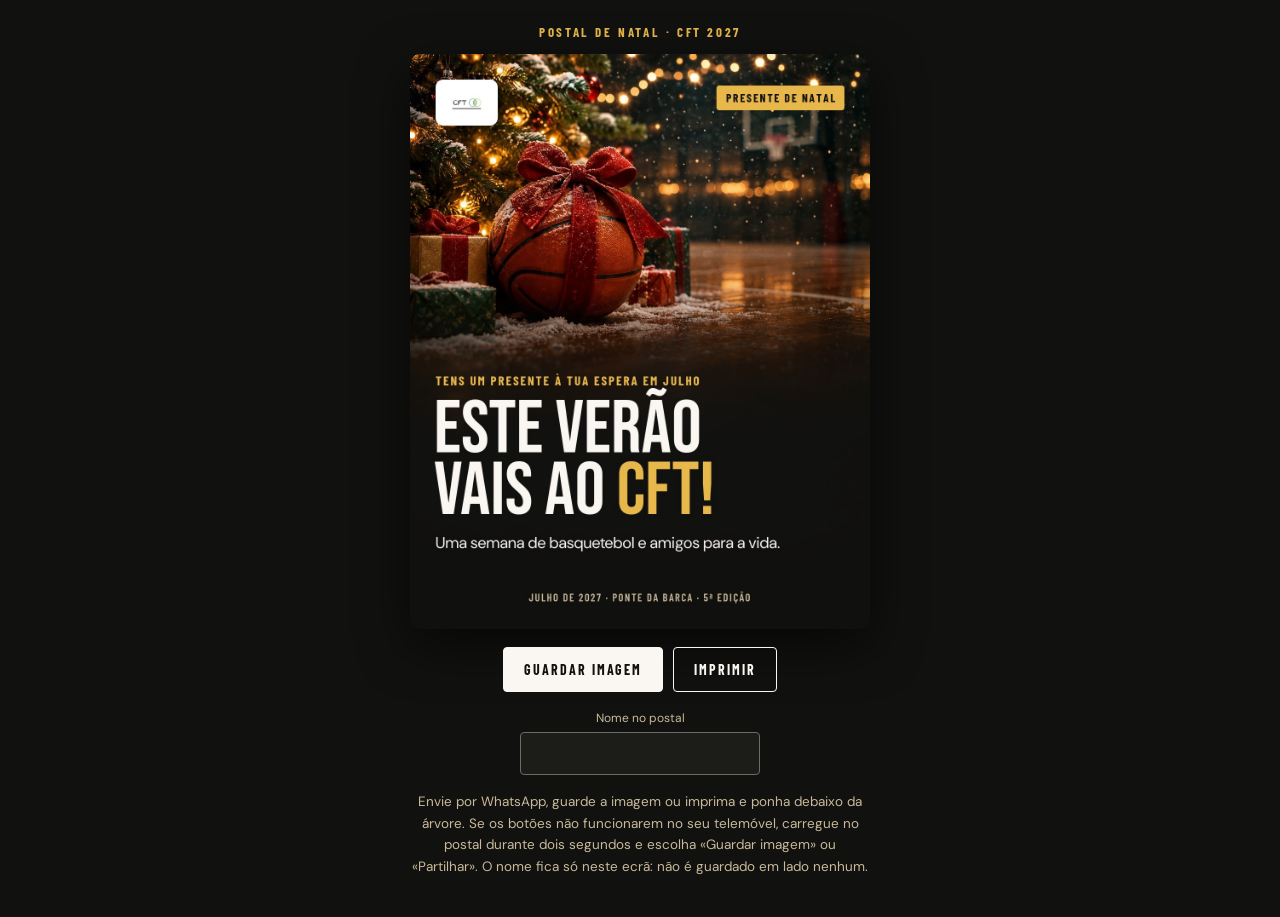
<file: site/postal.html>
<!DOCTYPE html>
<html lang="pt-PT">
<head>
<meta charset="UTF-8">
<meta name="viewport" content="width=device-width, initial-scale=1">
<meta name="robots" content="noindex">
<title>Postal de Natal · CFT 2027</title>
<link rel="preconnect" href="https://fonts.googleapis.com">
<link href="https://fonts.googleapis.com/css2?family=Bebas+Neue&family=Barlow+Condensed:wght@600;700&family=DM+Sans:wght@400;500&display=swap" rel="stylesheet">
<style>
  * { box-sizing: border-box; margin: 0; padding: 0; }
  body { background: #111110; color: #faf7f2; font-family: 'DM Sans', Helvetica, Arial, sans-serif; min-height: 100vh; display: flex; flex-direction: column; align-items: center; padding: 24px 16px 40px; }
  h1 { font-family: 'Barlow Condensed', sans-serif; font-size: 13px; letter-spacing: .2em; text-transform: uppercase; color: #e8b84a; font-weight: 700; margin-bottom: 14px; }
  canvas { display: none; }
  #img { display: block; width: 100%; max-width: 460px; height: auto; aspect-ratio: 4 / 5; border-radius: 10px; box-shadow: 0 16px 50px rgba(0,0,0,.6); background: #1c1c18; -webkit-touch-callout: default; }
  .acoes { display: flex; gap: 10px; flex-wrap: wrap; justify-content: center; margin-top: 18px; }
  button { font-family: 'Barlow Condensed', sans-serif; font-size: 14px; font-weight: 700; letter-spacing: .14em; text-transform: uppercase; padding: 13px 20px; border-radius: 4px; border: 1.5px solid #faf7f2; background: #faf7f2; color: #111110; cursor: pointer; }
  button.sec { background: transparent; color: #faf7f2; }
  p { font-size: 13.5px; line-height: 1.6; color: #c9b99a; max-width: 460px; text-align: center; margin-top: 16px; }
  label { display: block; font-size: 12px; color: #c9b99a; margin-top: 18px; text-align: center; }
  input { margin-top: 6px; font: inherit; font-size: 16px; padding: 10px 12px; border-radius: 4px; border: 1px solid #6b6b65; background: #1c1c18; color: #faf7f2; width: 240px; text-align: center; }
  @media print {
    html, body { height: auto !important; min-height: 0 !important; overflow: hidden; }
    body { background: #fff; padding: 10mm; display: block; }
    canvas, input, button { display: none !important; }
    h1, .acoes, p, label { display: none; }
    #img { width: 100%; max-width: none; height: auto; max-height: 255mm; page-break-after: avoid; break-after: avoid; page-break-inside: avoid; object-fit: contain; box-shadow: none; border-radius: 0; margin: 0 auto; display: block; }
  }
  @page { size: A4 portrait; margin: 0; }
</style>
</head>
<body>
<h1>Postal de Natal · CFT 2027</h1>
<canvas id="postal" width="1080" height="1350" aria-hidden="true"></canvas>
<img id="img" alt="Postal de Natal do CFT 2027" width="1080" height="1350">
<div class="acoes">
  <button id="enviar" hidden>Enviar</button>
  <button id="guardar">Guardar imagem</button>
  <button class="sec" id="imprimir">Imprimir</button>
</div>
<label>Nome no postal<br><input id="nome" maxlength="24" autocomplete="off"></label>
<p id="ajuda">Envie por WhatsApp, guarde a imagem ou imprima e ponha debaixo da árvore. Se os botões não funcionarem no seu telemóvel, carregue no postal durante dois segundos e escolha «Guardar imagem» ou «Partilhar». O nome fica só neste ecrã: não é guardado em lado nenhum.</p>
<script>
(function () {
  var q = new URLSearchParams(location.search);
  var limpa = function (s) { return String(s || '').replace(/[^\p{L}\p{N} .'-]/gu, '').trim().slice(0, 24); };
  var nome = limpa(q.get('n'));
  var sems = String(q.get('s') || '').split(',').map(Number).filter(function (n) { return n === 1 || n === 2; });
  var datas = { 1: '11 A 17 DE JULHO', 2: '18 A 24 DE JULHO' };
  var quando = sems.length ? sems.map(function (n) { return datas[n]; }).join(' E ') + ' DE 2027' : 'JULHO DE 2027';
  var cv = document.getElementById('postal'), c = cv.getContext('2d');
  var inp = document.getElementById('nome'); inp.value = nome;
  var bg = new Image(), logo = new Image(), prontos = 0;
  var gold = '#e8b84a', off = '#faf7f2';
  function espacado(txt, x, y, esp) { // texto com letter-spacing
    for (var i = 0; i < txt.length; i++) { c.fillText(txt[i], x, y); x += c.measureText(txt[i]).width + esp; }
  }
  function largura(txt, esp) { var w = 0; for (var i = 0; i < txt.length; i++) w += c.measureText(txt[i]).width + esp; return w; }
  function desenha() {
    c.fillStyle = '#111110'; c.fillRect(0, 0, 1080, 1350);
    if (bg.complete && bg.naturalWidth) c.drawImage(bg, 0, 0, 1080, 1350);
    var g = c.createLinearGradient(0, 560, 0, 900); g.addColorStop(0, 'rgba(17,17,16,0)'); g.addColorStop(1, 'rgba(17,17,16,0.96)');
    c.fillStyle = g; c.fillRect(0, 560, 1080, 340); c.fillStyle = 'rgba(17,17,16,0.96)'; c.fillRect(0, 900, 1080, 450);
    // logo
    c.fillStyle = '#fff'; c.beginPath(); c.roundRect(60, 60, 146, 108, 18); c.fill();
    if (logo.complete && logo.naturalWidth) { var lw = 96, lh = lw * logo.naturalHeight / logo.naturalWidth; c.drawImage(logo, 60 + (146 - lw) / 2, 60 + (108 - lh) / 2, lw, lh); }
    // etiqueta
    c.font = "700 27px 'Barlow Condensed', Arial Narrow, sans-serif"; c.textBaseline = 'middle';
    var et = 'PRESENTE DE NATAL', ew = largura(et, 3.5) + 40;
    c.fillStyle = gold; c.beginPath(); c.roundRect(1080 - 60 - ew, 74, ew, 58, 6); c.fill();
    c.fillStyle = '#111110'; espacado(et, 1080 - 60 - ew + 22, 104, 3.5);
    c.textBaseline = 'alphabetic';
    // sobretítulo com o nome
    var n = limpa(inp.value).toUpperCase();
    var over = (n ? n + ', ' : '') + 'TENS UM PRESENTE À TUA ESPERA EM JULHO';
    var fs = 30; c.font = "700 " + fs + "px 'Barlow Condensed', Arial Narrow, sans-serif";
    while (largura(over, 4) > 960 && fs > 18) { fs--; c.font = "700 " + fs + "px 'Barlow Condensed', Arial Narrow, sans-serif"; }
    c.fillStyle = gold; espacado(over, 60, 778, 4);
    // título
    c.font = "400 176px 'Bebas Neue', Impact, sans-serif"; c.fillStyle = off;
    c.fillText('ESTE VERÃO', 56, 935);
    c.fillText('VAIS AO ', 56, 1080);
    var w = c.measureText('VAIS AO ').width; c.fillStyle = gold; c.fillText('CFT!', 56 + w, 1080);
    c.font = "400 37px 'DM Sans', Helvetica, Arial, sans-serif"; c.fillStyle = off;
    c.fillText('Uma semana de basquetebol e amigos para a vida.', 60, 1160);
    c.font = "600 25px 'Barlow Condensed', Arial Narrow, sans-serif"; c.fillStyle = '#c9b99a';
    var rod = quando + ' · PONTE DA BARCA · 5ª EDIÇÃO';
    espacado(rod, (1080 - largura(rod, 3)) / 2, 1285, 3);
    try { document.getElementById('img').src = cv.toDataURL('image/jpeg', 0.9); } catch (e) {}
  }
  function pronto() { if (++prontos >= 2) desenha(); }
  bg.onload = pronto; bg.onerror = pronto; logo.onload = pronto; logo.onerror = pronto;
  bg.src = 'assets/postal-natal-fundo.jpg'; logo.src = 'assets/logo_CFT.png';
  if (document.fonts && document.fonts.load) {
    Promise.all([document.fonts.load("176px 'Bebas Neue'"), document.fonts.load("700 30px 'Barlow Condensed'"), document.fonts.load("600 25px 'Barlow Condensed'"), document.fonts.load("37px 'DM Sans'")]).then(desenha, desenha);
  }
  inp.addEventListener('input', desenha);
  function nomeFicheiro() { var n = limpa(inp.value); return 'postal-cft-2027' + (n ? '-' + n.toLowerCase().replace(/\s+/g, '-') : '') + '.jpg'; }
  function comFicheiro(fn) { cv.toBlob(function (b) { fn(new File([b], nomeFicheiro(), { type: 'image/jpeg' }), b); }, 'image/jpeg', 0.9); }
  // Enviar: abre a folha de partilha do telemóvel (WhatsApp, etc.). Só aparece onde funciona.
  var podePartilhar = false;
  try { podePartilhar = !!(navigator.canShare && navigator.canShare({ files: [new File([''], 'x.jpg', { type: 'image/jpeg' })] })); } catch (e) {}
  var bEnviar = document.getElementById('enviar');
  if (podePartilhar) {
    bEnviar.hidden = false; document.getElementById('guardar').className = 'sec';
    bEnviar.addEventListener('click', function () {
      comFicheiro(function (f) { navigator.share({ files: [f], title: 'Postal de Natal · CFT 2027' }).catch(function () {}); });
    });
  }
  document.getElementById('guardar').addEventListener('click', function () {
    comFicheiro(function (f, b) {
      var a = document.createElement('a'); a.href = URL.createObjectURL(b); a.download = nomeFicheiro();
      document.body.appendChild(a); a.click(); a.remove();
    });
  });
  document.getElementById('imprimir').addEventListener('click', function () { window.print(); });
})();
</script>
</body>
</html>
</file>
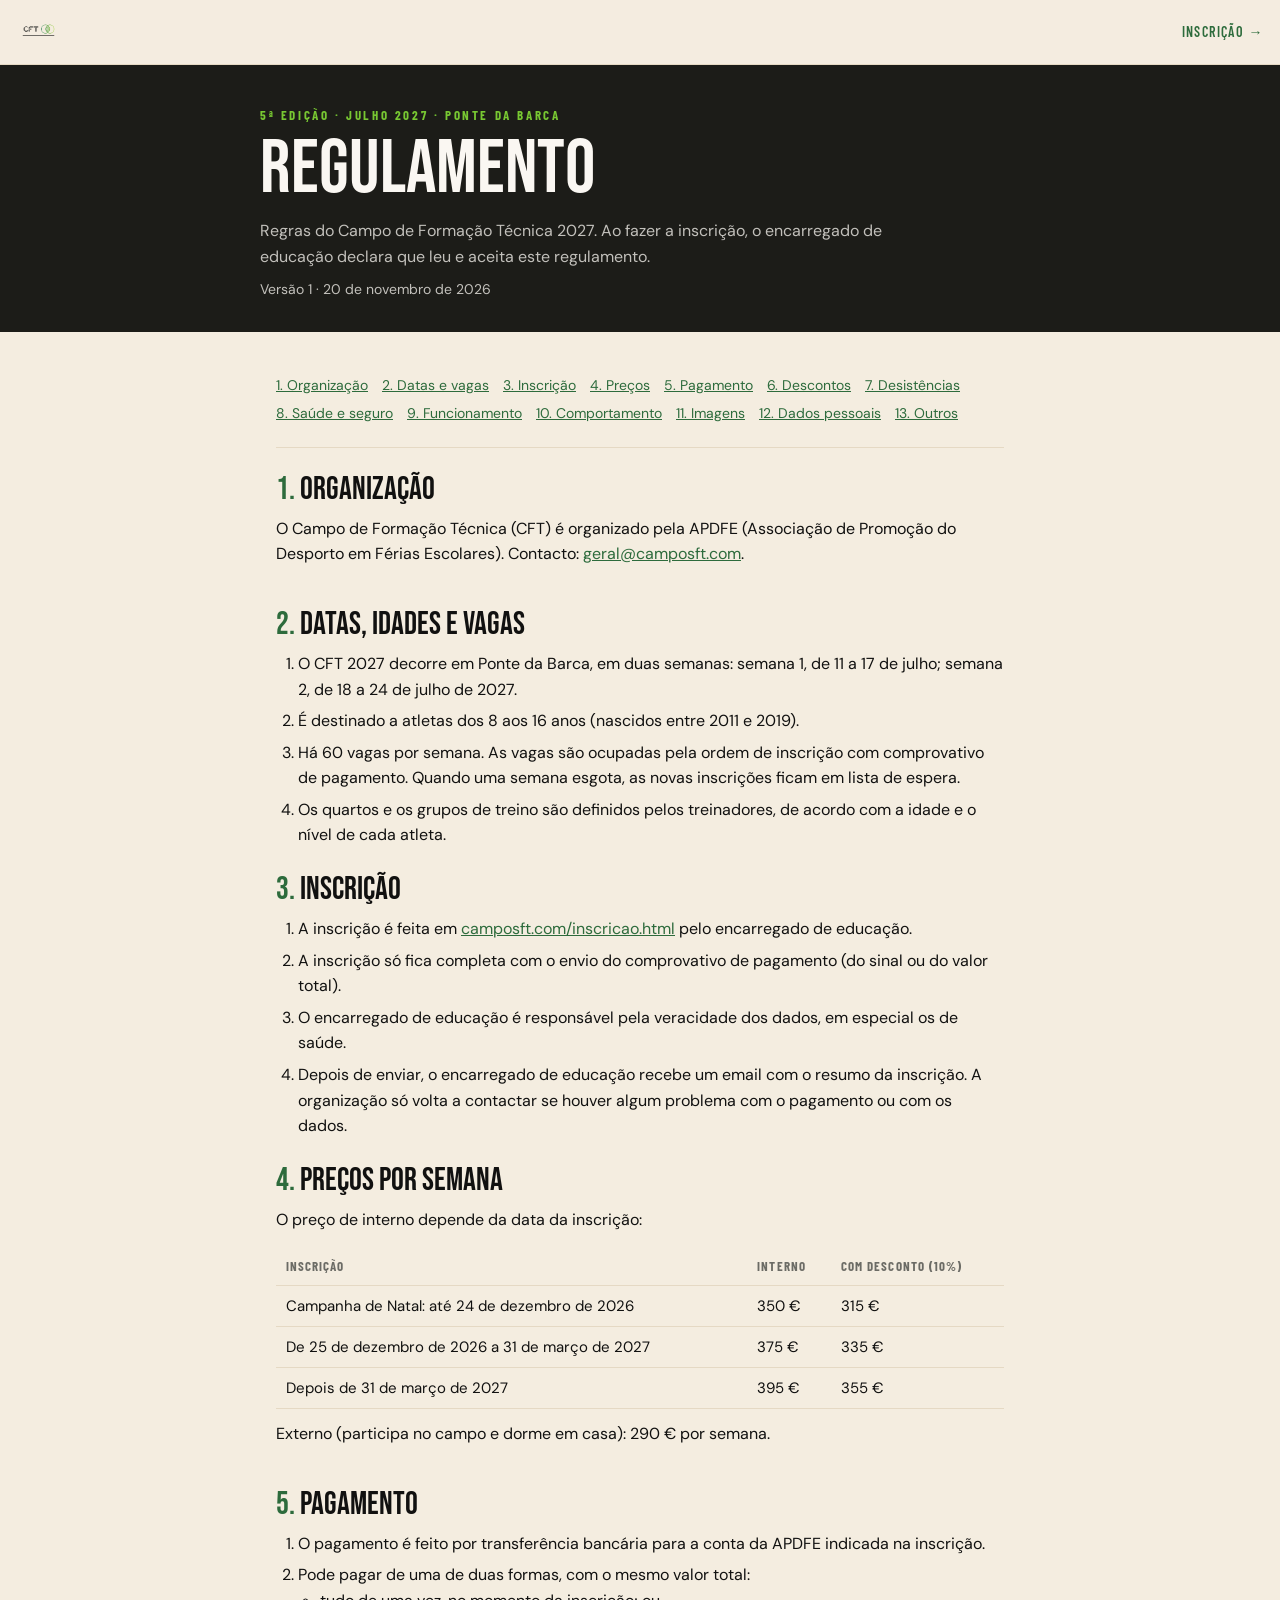
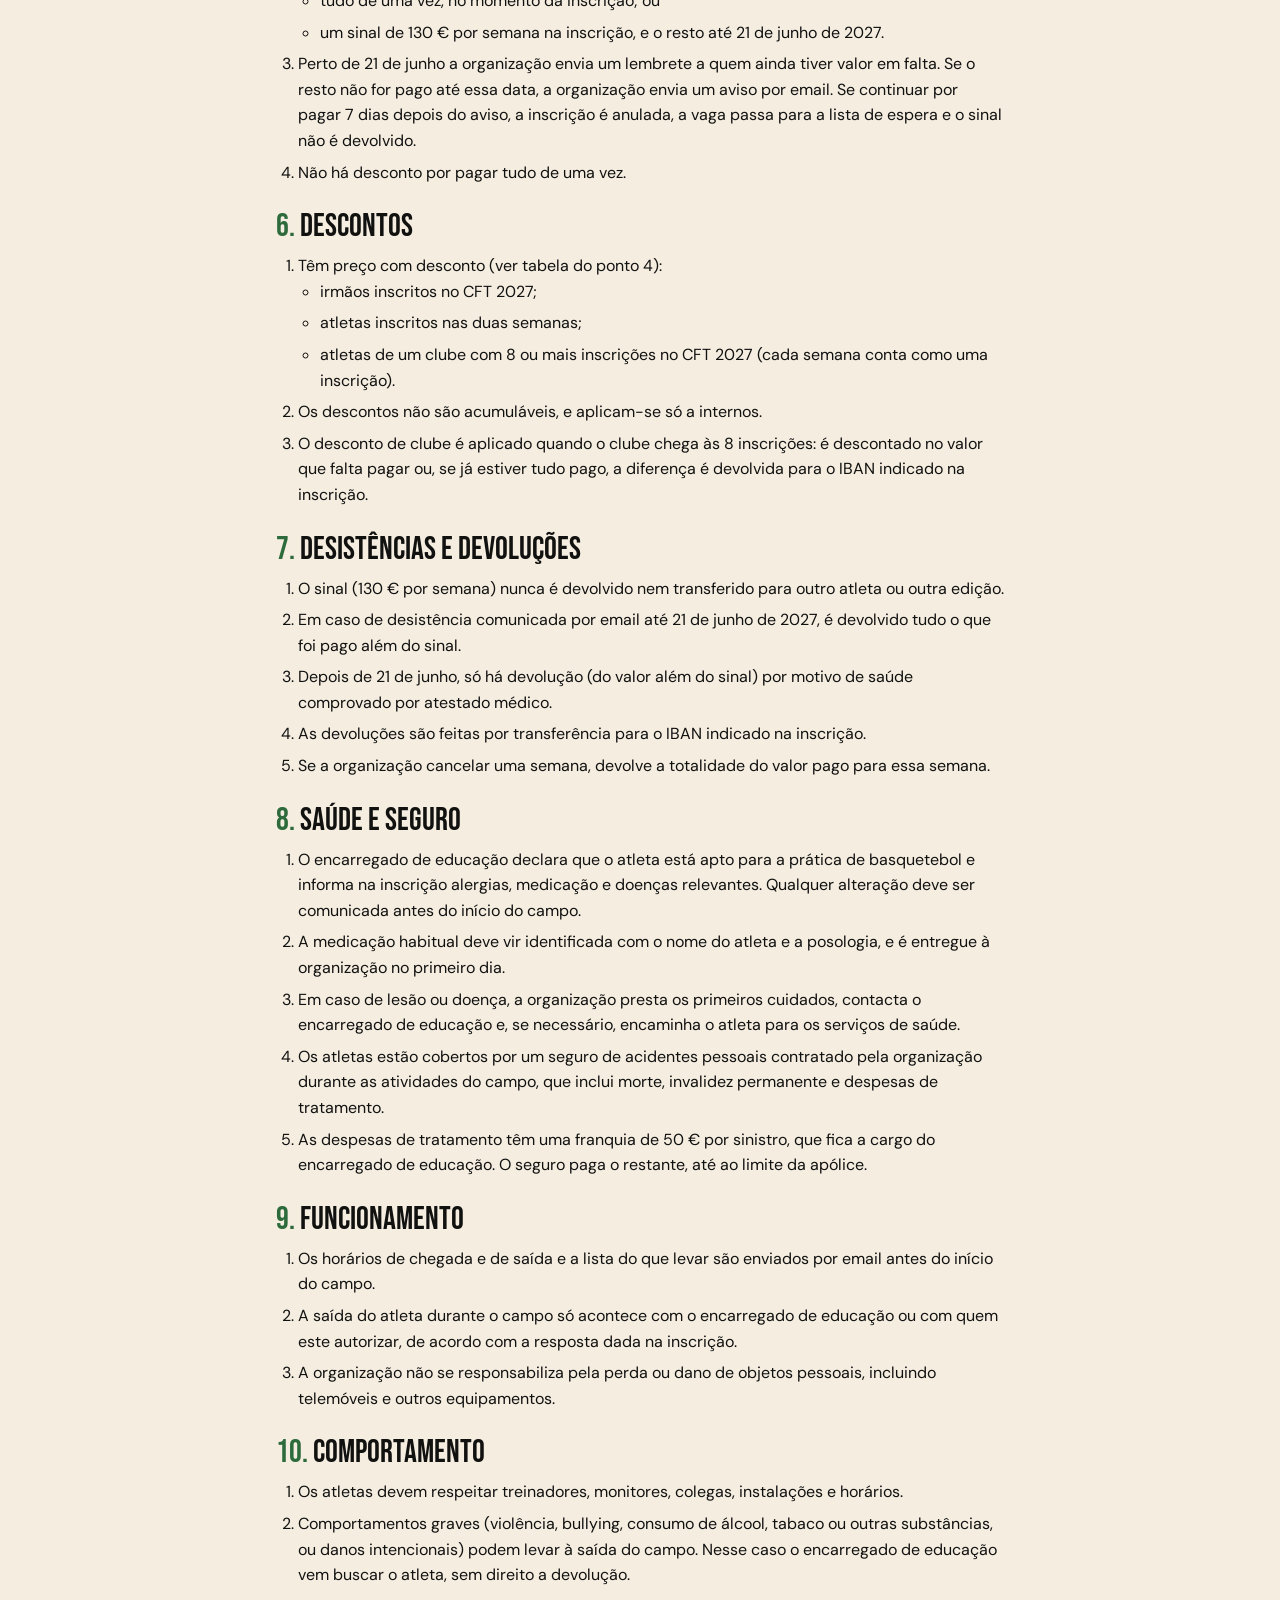
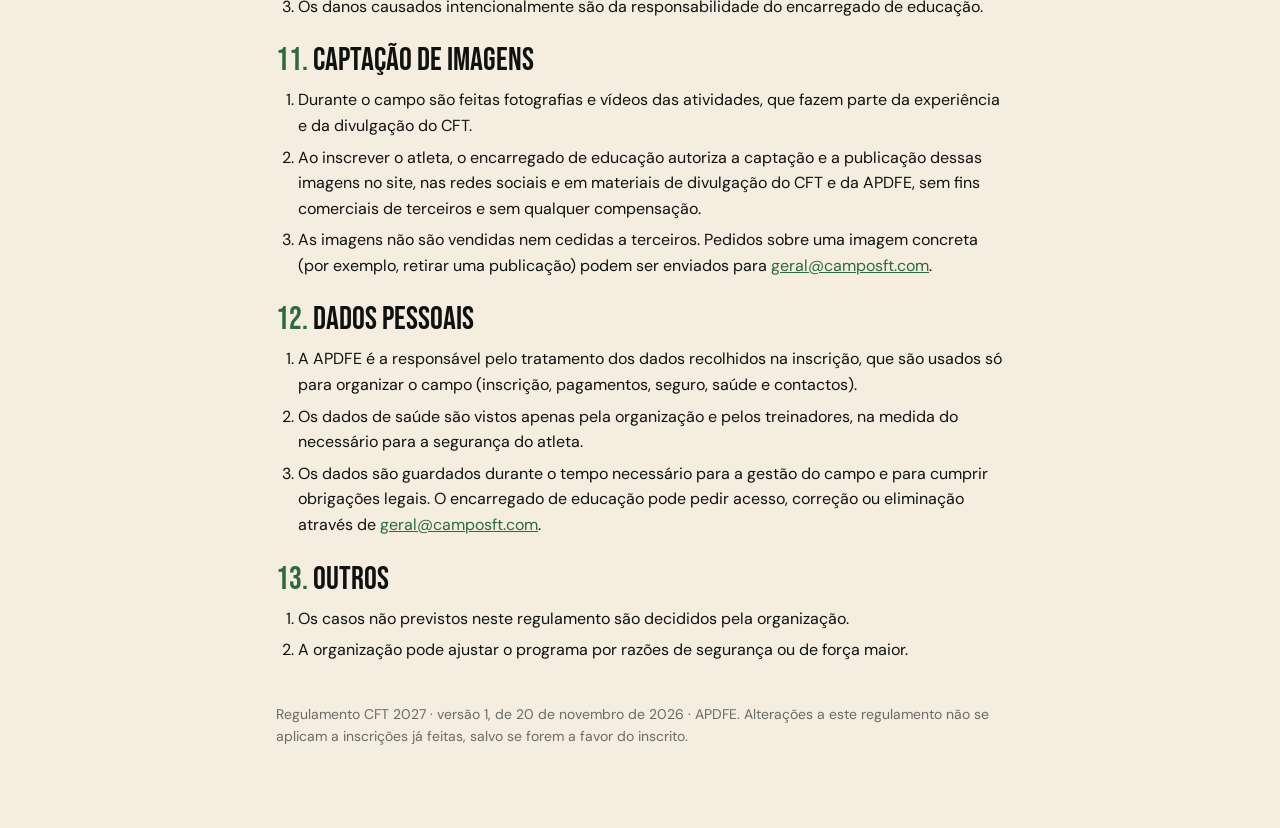
<file: site/regulamento.html>
<!DOCTYPE html>
<html lang="pt">
<head>
<meta charset="UTF-8">
<meta name="viewport" content="width=device-width, initial-scale=1.0">
<title>Regulamento CFT 2027 · camposft.com</title>
<link rel="stylesheet" href="assets/colors_and_type.css">
<style>
  *, *::before, *::after { box-sizing: border-box; }
  body { margin: 0; background: var(--beige-light); color: var(--near-black); font-family: var(--font-body); font-size: 16px; line-height: 1.6; }
  a { color: var(--green-dark); }
  .top { display: flex; align-items: center; justify-content: space-between; gap: 12px; padding: 12px 16px; border-bottom: 1px solid var(--beige-mid); background: rgba(244,237,224,.95); position: sticky; top: 0; z-index: 5; }
  .top img { height: 34px; }
  .top a { font-family: var(--font-condensed); font-weight: 600; letter-spacing: .1em; text-transform: uppercase; font-size: 14px; text-decoration: none; }
  .hero { background: var(--charcoal); color: var(--off-white); padding: 40px 16px 32px; }
  .hero-in, .main { max-width: 760px; margin: 0 auto; }
  .eyebrow { font-family: var(--font-condensed); font-weight: 700; letter-spacing: .2em; text-transform: uppercase; font-size: 13px; color: var(--green-bright); }
  h1 { font-family: var(--font-display); font-weight: 400; font-size: clamp(44px, 9vw, 76px); line-height: .95; margin: 8px 0 12px; color: var(--off-white); }
  .hero p { margin: 0; color: rgba(250,247,242,.75); max-width: 60ch; }
  .main { padding: 28px 16px 80px; }
  nav.toc { display: flex; flex-wrap: wrap; gap: 6px 14px; padding: 14px 0 22px; border-bottom: 1px solid var(--beige-mid); font-size: 14px; }
  section { padding-top: 26px; scroll-margin-top: 70px; }
  h2 { font-family: var(--font-display); font-weight: 400; font-size: 32px; line-height: 1; margin: 0 0 10px; }
  h2 span { color: var(--green-dark); }
  ol, ul { padding-left: 22px; margin: 0; display: grid; gap: 6px; }
  table { border-collapse: collapse; width: 100%; font-size: 15px; margin: 6px 0 12px; }
  th, td { text-align: left; padding: 8px 10px; border-bottom: 1px solid var(--beige-mid); }
  th { font-family: var(--font-condensed); letter-spacing: .08em; text-transform: uppercase; font-size: 13px; color: var(--mid-gray); }
  .note { background: var(--off-white); border-left: 4px solid var(--green-bright); padding: 12px 14px; border-radius: 4px; font-size: 15px; margin-top: 10px; }
  footer { margin-top: 40px; font-size: 14px; color: var(--mid-gray); }
  @media print { .top, nav.toc { display: none; } .hero { background: none; color: #000; padding: 0; } h1 { color: #000; } }
</style>
</head>
<body>
<header class="top">
  <a href="/"><img src="assets/logo_CFT.png" alt="CFT – Campo de Formação Técnica"></a>
  <a href="inscricao.html">Inscrição →</a>
</header>
<section class="hero" style="padding-top:40px"><div class="hero-in">
  <div class="eyebrow">5ª edição · Julho 2027 · Ponte da Barca</div>
  <h1>Regulamento</h1>
  <p>Regras do Campo de Formação Técnica 2027. Ao fazer a inscrição, o encarregado de educação declara que leu e aceita este regulamento.</p>
  <p style="margin-top:8px;font-size:14px">Versão 1 · 20 de novembro de 2026</p>
</div></section>

<main class="main">
  <nav class="toc">
    <a href="#r1">1. Organização</a><a href="#r2">2. Datas e vagas</a><a href="#r3">3. Inscrição</a><a href="#r4">4. Preços</a><a href="#r5">5. Pagamento</a><a href="#r6">6. Descontos</a><a href="#r7">7. Desistências</a><a href="#r8">8. Saúde e seguro</a><a href="#r9">9. Funcionamento</a><a href="#r10">10. Comportamento</a><a href="#r11">11. Imagens</a><a href="#r12">12. Dados pessoais</a><a href="#r13">13. Outros</a>
  </nav>

  <section id="r1"><h2><span>1.</span> Organização</h2>
    <p>O Campo de Formação Técnica (CFT) é organizado pela APDFE (Associação de Promoção do Desporto em Férias Escolares). Contacto: <a href="mailto:geral@camposft.com">geral@camposft.com</a>.</p>
  </section>

  <section id="r2"><h2><span>2.</span> Datas, idades e vagas</h2>
    <ol>
      <li>O CFT 2027 decorre em Ponte da Barca, em duas semanas: semana 1, de 11 a 17 de julho; semana 2, de 18 a 24 de julho de 2027.</li>
      <li>É destinado a atletas dos 8 aos 16 anos (nascidos entre 2011 e 2019).</li>
      <li>Há 60 vagas por semana. As vagas são ocupadas pela ordem de inscrição com comprovativo de pagamento. Quando uma semana esgota, as novas inscrições ficam em lista de espera.</li>
      <li>Os quartos e os grupos de treino são definidos pelos treinadores, de acordo com a idade e o nível de cada atleta.</li>
    </ol>
  </section>

  <section id="r3"><h2><span>3.</span> Inscrição</h2>
    <ol>
      <li>A inscrição é feita em <a href="inscricao.html">camposft.com/inscricao.html</a> pelo encarregado de educação.</li>
      <li>A inscrição só fica completa com o envio do comprovativo de pagamento (do sinal ou do valor total).</li>
      <li>O encarregado de educação é responsável pela veracidade dos dados, em especial os de saúde.</li>
      <li>Depois de enviar, o encarregado de educação recebe um email com o resumo da inscrição. A organização só volta a contactar se houver algum problema com o pagamento ou com os dados.</li>
    </ol>
  </section>

  <section id="r4"><h2><span>4.</span> Preços por semana</h2>
    <p>O preço de interno depende da data da inscrição:</p>
    <table>
      <tr><th>Inscrição</th><th>Interno</th><th>Com desconto (10%)</th></tr>
      <tr><td>Campanha de Natal: até 24 de dezembro de 2026</td><td>350 €</td><td>315 €</td></tr>
      <tr><td>De 25 de dezembro de 2026 a 31 de março de 2027</td><td>375 €</td><td>335 €</td></tr>
      <tr><td>Depois de 31 de março de 2027</td><td>395 €</td><td>355 €</td></tr>
    </table>
    <p>Externo (participa no campo e dorme em casa): 290 € por semana.</p>
  </section>

  <section id="r5"><h2><span>5.</span> Pagamento</h2>
    <ol>
      <li>O pagamento é feito por transferência bancária para a conta da APDFE indicada na inscrição.</li>
      <li>Pode pagar de uma de duas formas, com o mesmo valor total:
        <ul><li>tudo de uma vez, no momento da inscrição; ou</li><li>um sinal de 130 € por semana na inscrição, e o resto até 21 de junho de 2027.</li></ul></li>
      <li>Perto de 21 de junho a organização envia um lembrete a quem ainda tiver valor em falta. Se o resto não for pago até essa data, a organização envia um aviso por email. Se continuar por pagar 7 dias depois do aviso, a inscrição é anulada, a vaga passa para a lista de espera e o sinal não é devolvido.</li>
      <li>Não há desconto por pagar tudo de uma vez.</li>
    </ol>
  </section>

  <section id="r6"><h2><span>6.</span> Descontos</h2>
    <ol>
      <li>Têm preço com desconto (ver tabela do ponto 4):
        <ul><li>irmãos inscritos no CFT 2027;</li><li>atletas inscritos nas duas semanas;</li><li>atletas de um clube com 8 ou mais inscrições no CFT 2027 (cada semana conta como uma inscrição).</li></ul></li>
      <li>Os descontos não são acumuláveis, e aplicam-se só a internos.</li>
      <li>O desconto de clube é aplicado quando o clube chega às 8 inscrições: é descontado no valor que falta pagar ou, se já estiver tudo pago, a diferença é devolvida para o IBAN indicado na inscrição.</li>
    </ol>
  </section>

  <section id="r7"><h2><span>7.</span> Desistências e devoluções</h2>
    <ol>
      <li>O sinal (130 € por semana) nunca é devolvido nem transferido para outro atleta ou outra edição.</li>
      <li>Em caso de desistência comunicada por email até 21 de junho de 2027, é devolvido tudo o que foi pago além do sinal.</li>
      <li>Depois de 21 de junho, só há devolução (do valor além do sinal) por motivo de saúde comprovado por atestado médico.</li>
      <li>As devoluções são feitas por transferência para o IBAN indicado na inscrição.</li>
      <li>Se a organização cancelar uma semana, devolve a totalidade do valor pago para essa semana.</li>
    </ol>
  </section>

  <section id="r8"><h2><span>8.</span> Saúde e seguro</h2>
    <ol>
      <li>O encarregado de educação declara que o atleta está apto para a prática de basquetebol e informa na inscrição alergias, medicação e doenças relevantes. Qualquer alteração deve ser comunicada antes do início do campo.</li>
      <li>A medicação habitual deve vir identificada com o nome do atleta e a posologia, e é entregue à organização no primeiro dia.</li>
      <li>Em caso de lesão ou doença, a organização presta os primeiros cuidados, contacta o encarregado de educação e, se necessário, encaminha o atleta para os serviços de saúde.</li>
      <li>Os atletas estão cobertos por um seguro de acidentes pessoais contratado pela organização durante as atividades do campo, que inclui morte, invalidez permanente e despesas de tratamento.</li>
      <li>As despesas de tratamento têm uma franquia de 50 € por sinistro, que fica a cargo do encarregado de educação. O seguro paga o restante, até ao limite da apólice.</li>
    </ol>
  </section>

  <section id="r9"><h2><span>9.</span> Funcionamento</h2>
    <ol>
      <li>Os horários de chegada e de saída e a lista do que levar são enviados por email antes do início do campo.</li>
      <li>A saída do atleta durante o campo só acontece com o encarregado de educação ou com quem este autorizar, de acordo com a resposta dada na inscrição.</li>
      <li>A organização não se responsabiliza pela perda ou dano de objetos pessoais, incluindo telemóveis e outros equipamentos.</li>
    </ol>
  </section>

  <section id="r10"><h2><span>10.</span> Comportamento</h2>
    <ol>
      <li>Os atletas devem respeitar treinadores, monitores, colegas, instalações e horários.</li>
      <li>Comportamentos graves (violência, bullying, consumo de álcool, tabaco ou outras substâncias, ou danos intencionais) podem levar à saída do campo. Nesse caso o encarregado de educação vem buscar o atleta, sem direito a devolução.</li>
      <li>Os danos causados intencionalmente são da responsabilidade do encarregado de educação.</li>
    </ol>
  </section>

  <section id="r11"><h2><span>11.</span> Captação de imagens</h2>
    <ol>
      <li>Durante o campo são feitas fotografias e vídeos das atividades, que fazem parte da experiência e da divulgação do CFT.</li>
      <li>Ao inscrever o atleta, o encarregado de educação autoriza a captação e a publicação dessas imagens no site, nas redes sociais e em materiais de divulgação do CFT e da APDFE, sem fins comerciais de terceiros e sem qualquer compensação.</li>
      <li>As imagens não são vendidas nem cedidas a terceiros. Pedidos sobre uma imagem concreta (por exemplo, retirar uma publicação) podem ser enviados para <a href="mailto:geral@camposft.com">geral@camposft.com</a>.</li>
    </ol>
  </section>

  <section id="r12"><h2><span>12.</span> Dados pessoais</h2>
    <ol>
      <li>A APDFE é a responsável pelo tratamento dos dados recolhidos na inscrição, que são usados só para organizar o campo (inscrição, pagamentos, seguro, saúde e contactos).</li>
      <li>Os dados de saúde são vistos apenas pela organização e pelos treinadores, na medida do necessário para a segurança do atleta.</li>
      <li>Os dados são guardados durante o tempo necessário para a gestão do campo e para cumprir obrigações legais. O encarregado de educação pode pedir acesso, correção ou eliminação através de <a href="mailto:geral@camposft.com">geral@camposft.com</a>.</li>
    </ol>
  </section>

  <section id="r13"><h2><span>13.</span> Outros</h2>
    <ol>
      <li>Os casos não previstos neste regulamento são decididos pela organização.</li>
      <li>A organização pode ajustar o programa por razões de segurança ou de força maior.</li>
    </ol>
  </section>

  <footer>Regulamento CFT 2027 · versão 1, de 20 de novembro de 2026 · APDFE. Alterações a este regulamento não se aplicam a inscrições já feitas, salvo se forem a favor do inscrito.</footer>
</main>
</body>
</html>
</file>
<file: site/assets/colors_and_type.css>
/* ============================================================
   CFT — Campo de Formação Técnica
   Design System · Colors & Typography Tokens
   ============================================================ */

@import url('https://fonts.googleapis.com/css2?family=Bebas+Neue&family=Barlow+Condensed:wght@400;500;600;700&family=DM+Sans:ital,wght@0,300;0,400;0,500;0,600;1,300;1,400&family=Playfair+Display:ital,wght@0,400;0,700;1,400;1,700&display=swap');

/* ============================================================
   BASE COLOR TOKENS
   ============================================================ */
:root {
  /* Greens */
  --green-dark:    #2d6b3c;
  --green-bright:  #78c832;
  --green-mid:     #4a8f3f;
  --green-pale:    #ddf0c8;
  --sage:          #6b8a6a;
  --sage-light:    #c8d9c4;

  /* Beige / Sand */
  --beige-light:   #f4ede0;
  --beige-mid:     #e5d9c4;
  --sand:          #c9b99a;
  --sand-dark:     #a89278;

  /* Neutral / Dark */
  --charcoal:      #1c1c18;
  --near-black:    #111110;
  --mid-gray:      #6b6b65;
  --light-gray:    #d8d2c8;

  /* Accent */
  --orange-accent: #d4845a;
  --orange-light:  #f0c4a4;

  /* Whites */
  --white:         #ffffff;
  --off-white:     #faf7f2;

  /* ============================================================
     SEMANTIC COLOR TOKENS
     ============================================================ */

  /* Backgrounds */
  --bg-primary:    var(--beige-light);
  --bg-secondary:  var(--beige-mid);
  --bg-dark:       var(--charcoal);
  --bg-accent:     var(--green-dark);

  /* Foregrounds */
  --fg-primary:    var(--near-black);
  --fg-secondary:  var(--mid-gray);
  --fg-muted:      var(--sand);
  --fg-inverse:    var(--off-white);
  --fg-accent:     var(--green-dark);
  --fg-accent-bright: var(--green-bright);

  /* Borders */
  --border-strong: var(--charcoal);
  --border-mid:    var(--sand);
  --border-subtle: var(--light-gray);

  /* Interactive */
  --interactive-primary:       var(--green-dark);
  --interactive-primary-hover: var(--green-mid);
  --interactive-secondary:     var(--orange-accent);
  --interactive-secondary-hover: #bf6e44;

  /* Status */
  --status-success: var(--green-bright);
  --status-warning: var(--orange-accent);

  /* ============================================================
     TYPOGRAPHY TOKENS
     ============================================================ */

  /* Font Families */
  --font-display:     'Bebas Neue', 'Arial Narrow', sans-serif;
  --font-condensed:   'Barlow Condensed', 'Arial Narrow', sans-serif;
  --font-body:        'DM Sans', 'Helvetica Neue', sans-serif;
  --font-serif:       'Playfair Display', Georgia, serif;

  /* Font Sizes — Base Scale */
  --text-xs:    0.75rem;   /* 12px */
  --text-sm:    0.875rem;  /* 14px */
  --text-base:  1rem;      /* 16px */
  --text-md:    1.125rem;  /* 18px */
  --text-lg:    1.25rem;   /* 20px */
  --text-xl:    1.5rem;    /* 24px */
  --text-2xl:   2rem;      /* 32px */
  --text-3xl:   2.5rem;    /* 40px */
  --text-4xl:   3.5rem;    /* 56px */
  --text-5xl:   5rem;      /* 80px */
  --text-6xl:   7.5rem;    /* 120px */
  --text-hero:  12rem;     /* 192px */

  /* Font Weights */
  --weight-light:   300;
  --weight-regular: 400;
  --weight-medium:  500;
  --weight-semi:    600;
  --weight-bold:    700;

  /* Line Heights */
  --leading-tight:  0.95;
  --leading-snug:   1.1;
  --leading-normal: 1.4;
  --leading-relaxed: 1.6;
  --leading-loose:  1.8;

  /* Letter Spacing */
  --tracking-tight:  -0.02em;
  --tracking-normal:  0em;
  --tracking-wide:    0.05em;
  --tracking-wider:   0.1em;
  --tracking-widest:  0.2em;

  /* ============================================================
     SEMANTIC TYPOGRAPHY ROLES
     ============================================================ */

  /* Spacing */
  --space-1:   4px;
  --space-2:   8px;
  --space-3:   12px;
  --space-4:   16px;
  --space-5:   24px;
  --space-6:   32px;
  --space-7:   48px;
  --space-8:   64px;
  --space-9:   96px;
  --space-10:  128px;

  /* Radii */
  --radius-sm:   4px;
  --radius-md:   8px;
  --radius-lg:   12px;
  --radius-full: 9999px;

  /* Shadows */
  --shadow-sm:  0 1px 3px rgba(28,28,24,0.08);
  --shadow-md:  0 4px 12px rgba(28,28,24,0.12);
  --shadow-lg:  0 8px 32px rgba(28,28,24,0.16);

  /* Transitions */
  --transition-fast:   150ms ease-out;
  --transition-base:   250ms ease-out;
  --transition-slow:   400ms ease-out;
}

/* ============================================================
   SEMANTIC TYPE STYLES
   Apply to elements for consistent hierarchy
   ============================================================ */

/* Hero — massive display, full bleed */
.t-hero {
  font-family: var(--font-display);
  font-size: var(--text-hero);
  line-height: var(--leading-tight);
  letter-spacing: var(--tracking-normal);
  text-transform: uppercase;
  color: var(--fg-primary);
}

/* H1 — section title */
.t-h1, h1 {
  font-family: var(--font-display);
  font-size: var(--text-5xl);
  line-height: var(--leading-tight);
  letter-spacing: var(--tracking-normal);
  text-transform: uppercase;
  color: var(--fg-primary);
  margin: 0 0 var(--space-4) 0;
}

/* H2 — subsection */
.t-h2, h2 {
  font-family: var(--font-display);
  font-size: var(--text-4xl);
  line-height: var(--leading-snug);
  text-transform: uppercase;
  color: var(--fg-primary);
  margin: 0 0 var(--space-3) 0;
}

/* H3 — card / component title */
.t-h3, h3 {
  font-family: var(--font-condensed);
  font-size: var(--text-2xl);
  font-weight: var(--weight-bold);
  line-height: var(--leading-snug);
  text-transform: uppercase;
  letter-spacing: var(--tracking-wide);
  color: var(--fg-primary);
  margin: 0 0 var(--space-2) 0;
}

/* H4 — label-level heading */
.t-h4, h4 {
  font-family: var(--font-condensed);
  font-size: var(--text-xl);
  font-weight: var(--weight-semi);
  text-transform: uppercase;
  letter-spacing: var(--tracking-wider);
  color: var(--fg-primary);
  margin: 0 0 var(--space-2) 0;
}

/* Body — primary paragraph */
.t-body, p {
  font-family: var(--font-body);
  font-size: var(--text-base);
  font-weight: var(--weight-regular);
  line-height: var(--leading-relaxed);
  color: var(--fg-primary);
  margin: 0 0 var(--space-4) 0;
}

/* Body Large */
.t-body-lg {
  font-family: var(--font-body);
  font-size: var(--text-md);
  line-height: var(--leading-relaxed);
  color: var(--fg-primary);
}

/* Body Small */
.t-body-sm {
  font-family: var(--font-body);
  font-size: var(--text-sm);
  line-height: var(--leading-relaxed);
  color: var(--fg-secondary);
}

/* Caption / Meta */
.t-caption {
  font-family: var(--font-body);
  font-size: var(--text-xs);
  font-weight: var(--weight-medium);
  letter-spacing: var(--tracking-wide);
  text-transform: uppercase;
  color: var(--fg-muted);
}

/* Serif accent — dates, quotes, locations */
.t-serif {
  font-family: var(--font-serif);
  font-style: italic;
  font-size: var(--text-lg);
  color: var(--fg-primary);
}

/* Overline label */
.t-overline {
  font-family: var(--font-condensed);
  font-size: var(--text-xs);
  font-weight: var(--weight-semi);
  letter-spacing: var(--tracking-widest);
  text-transform: uppercase;
  color: var(--fg-accent);
}
</file>
